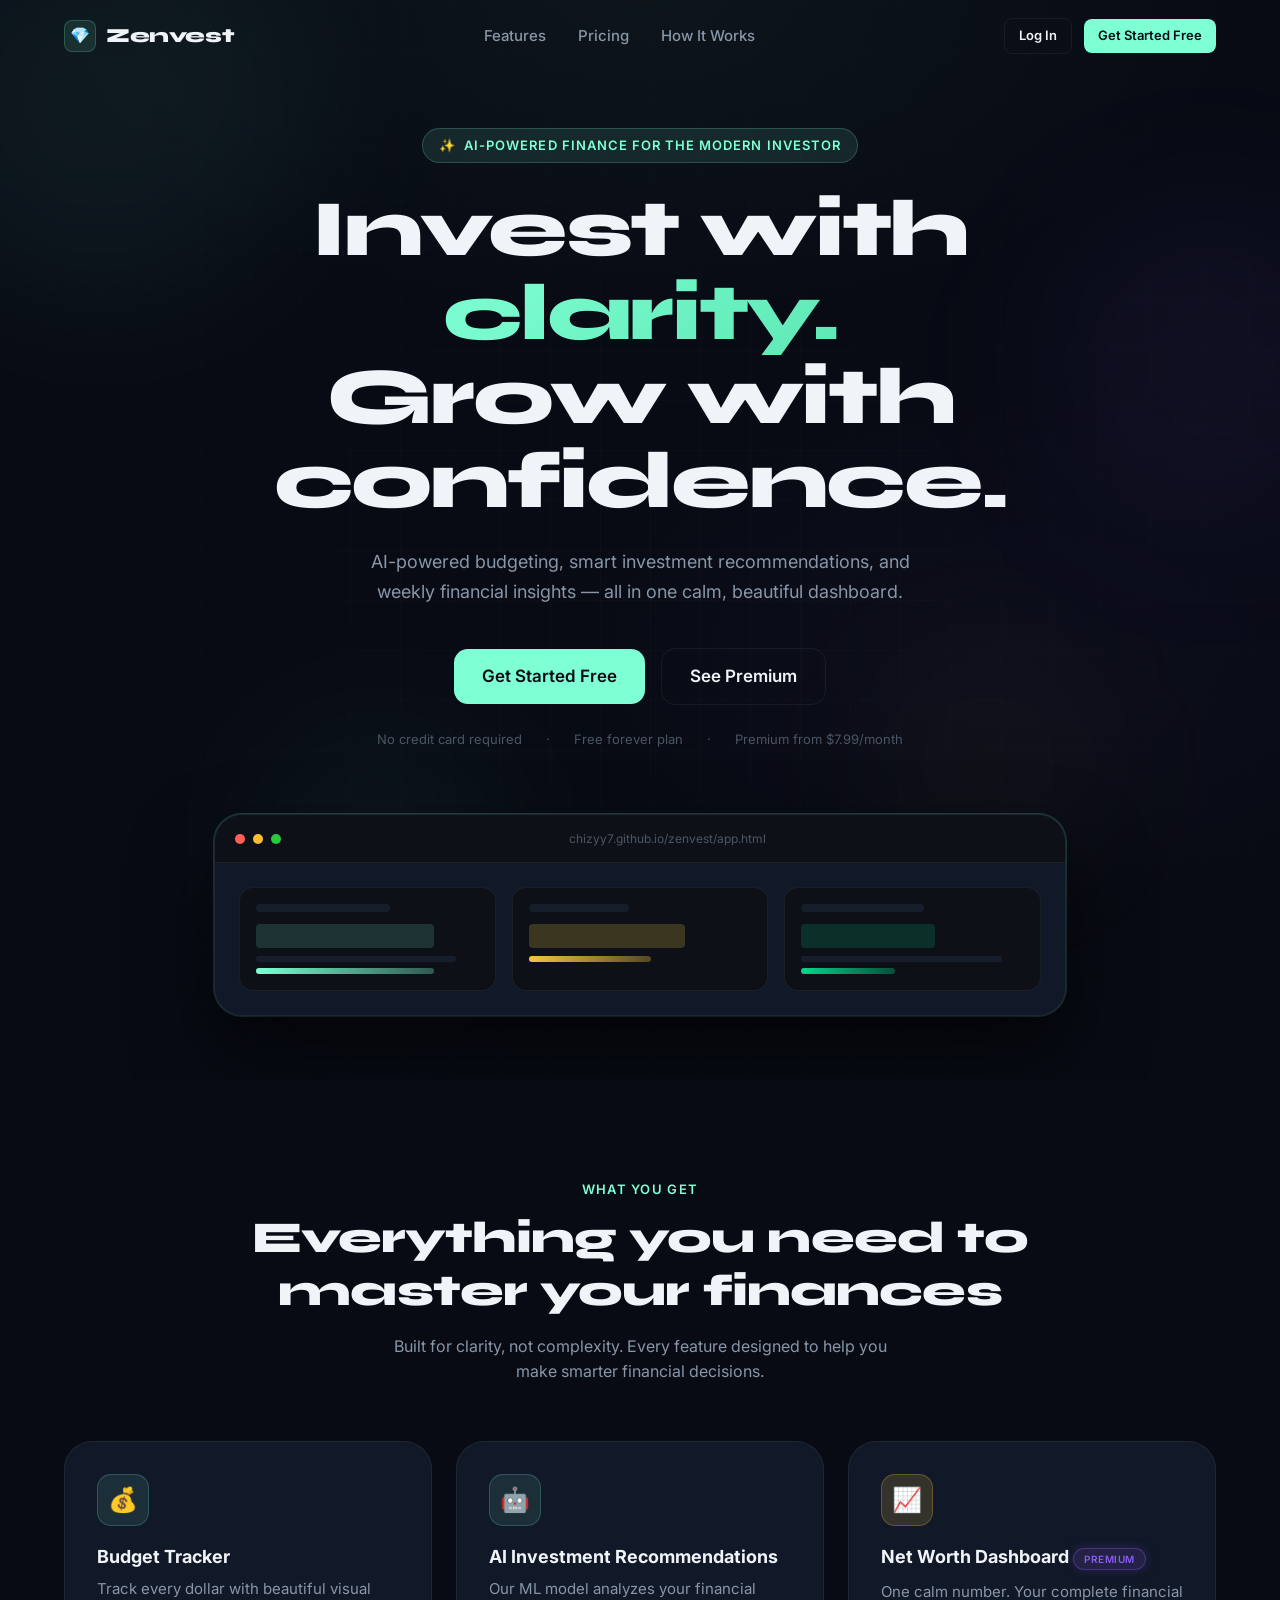
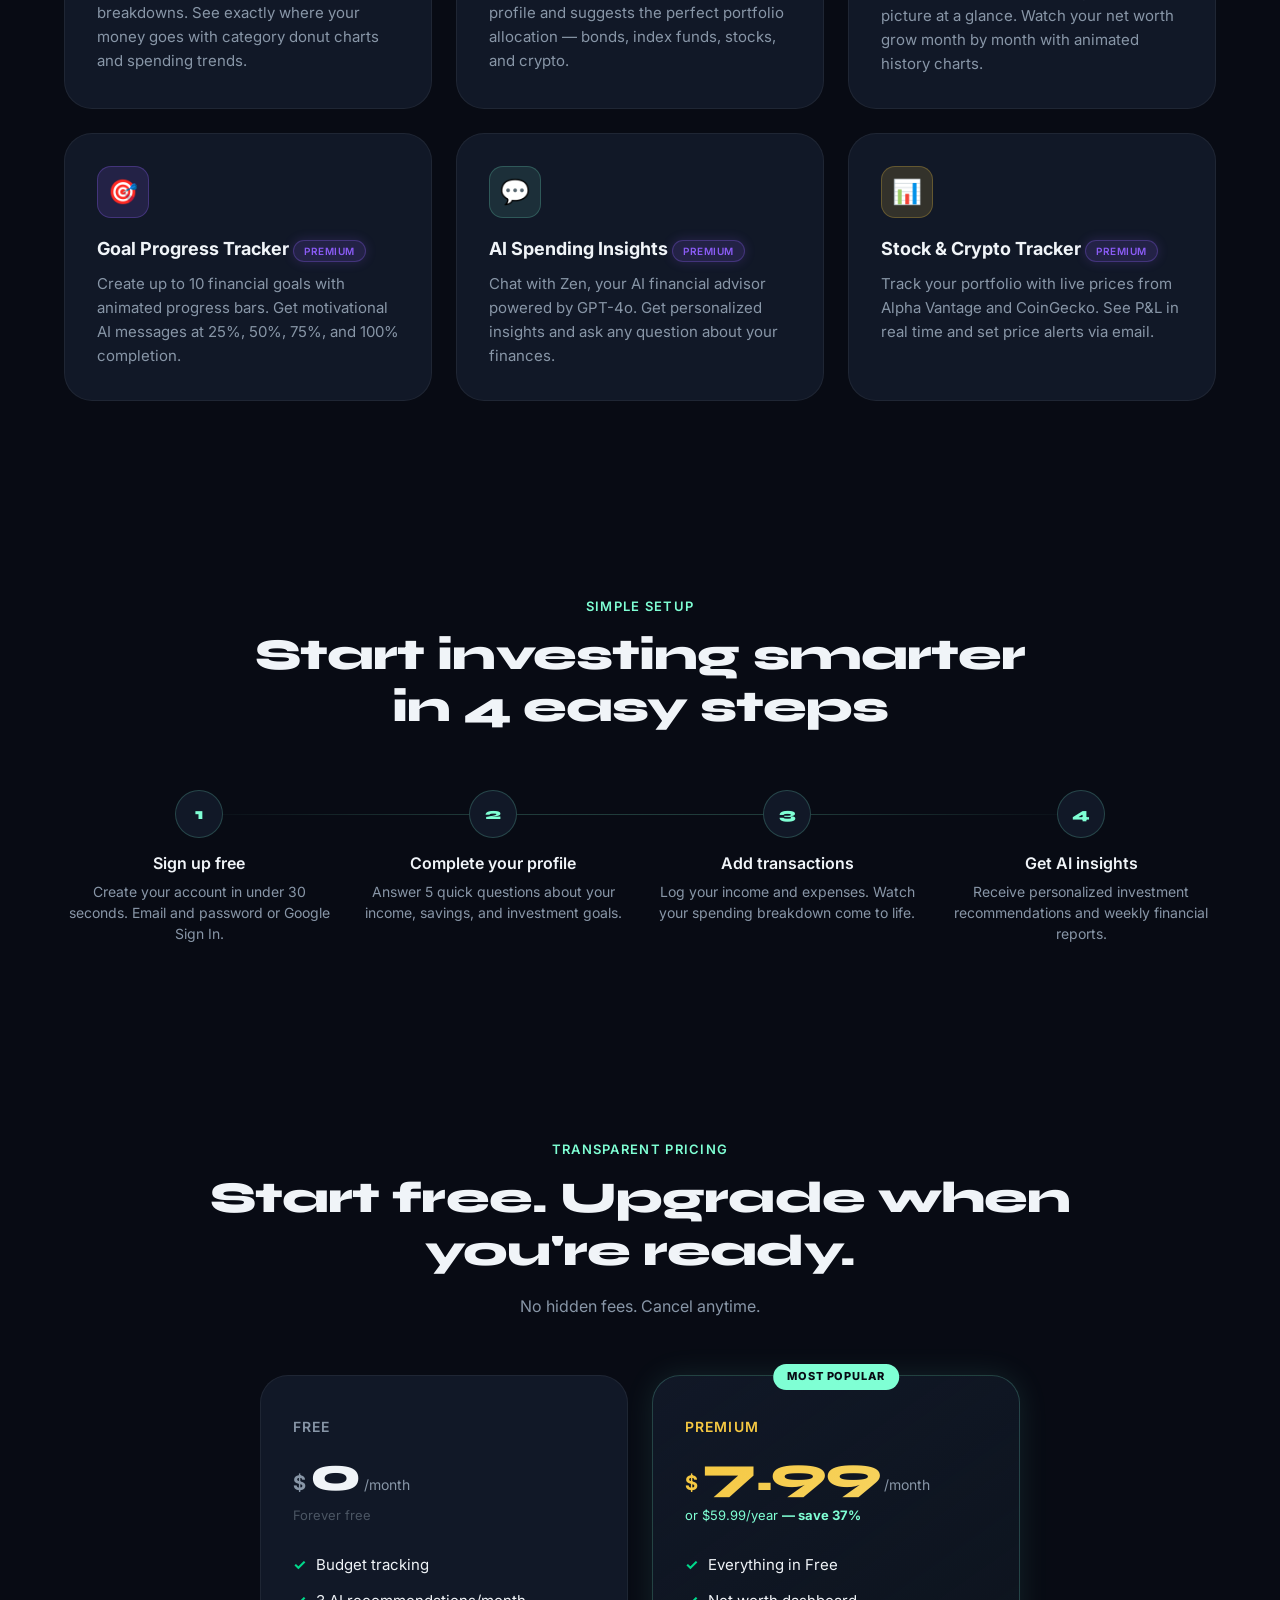
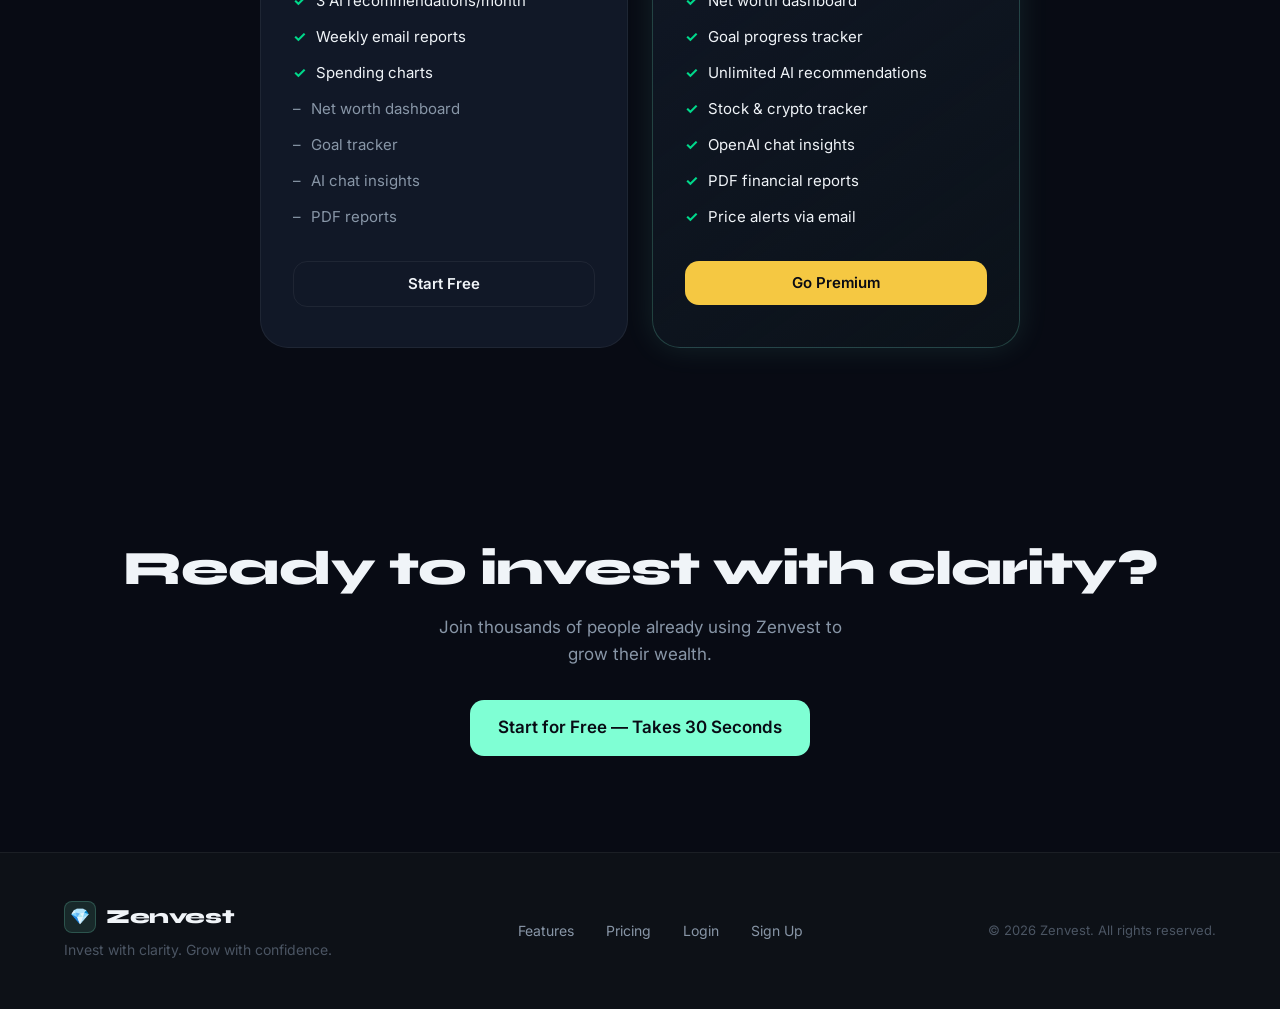
<file: index.html>
<!DOCTYPE html>
<html lang="en">
<head>
  <meta charset="UTF-8" />
  <meta name="viewport" content="width=device-width, initial-scale=1.0" />
  <meta name="description" content="Zenvest — AI-powered personal finance and investment platform. Track budgets, get smart investment recommendations, and grow your net worth with calm clarity." />
  <meta name="theme-color" content="#080B14" />
  <title>Zenvest 💎 — Invest with Clarity. Grow with Confidence.</title>

  <!-- Open Graph -->
  <meta property="og:title" content="Zenvest — AI-Powered Personal Finance" />
  <meta property="og:description" content="Smart budgeting, AI investment recommendations, and net worth tracking — all in one calm dashboard." />
  <meta property="og:type" content="website" />
  <meta property="og:url" content="https://chizyy7.github.io/zenvest/" />

  <!-- Stylesheets -->
  <link rel="stylesheet" href="assets/css/style.css" />
  <link rel="stylesheet" href="assets/css/components.css" />
  <link rel="stylesheet" href="assets/css/responsive.css" />

  <!-- Favicon -->
  <link rel="icon" href="data:image/svg+xml,<svg xmlns='http://www.w3.org/2000/svg' viewBox='0 0 32 32'><rect width='32' height='32' rx='8' fill='%230D1117'/><text x='50%25' y='56%25' text-anchor='middle' dominant-baseline='middle' font-size='18'>💎</text></svg>" />
</head>
<body>

<!-- ============================================================
     Navigation
     ============================================================ -->
<nav class="navbar" id="navbar" role="navigation" aria-label="Main navigation">
  <div class="container navbar-inner">
    <a href="/" class="navbar-logo" aria-label="Zenvest home">
      <div class="navbar-logo-mark" aria-hidden="true">💎</div>
      <span class="navbar-logo-text">Zenvest</span>
    </a>

    <div class="navbar-links" role="list">
      <a href="#features" class="navbar-link" role="listitem">Features</a>
      <a href="#pricing" class="navbar-link" role="listitem">Pricing</a>
      <a href="#how-it-works" class="navbar-link" role="listitem">How It Works</a>
    </div>

    <div class="navbar-actions">
      <a href="login.html" class="btn btn-ghost btn-sm">Log In</a>
      <a href="login.html#signup" class="btn btn-zen btn-sm">Get Started Free</a>
    </div>
  </div>
</nav>

<!-- ============================================================
     Hero Section
     ============================================================ -->
<main>
<section class="hero" aria-labelledby="hero-heading">
  <div class="hero-bg" aria-hidden="true"></div>
  <div class="hero-grid" aria-hidden="true"></div>

  <!-- Floating orbs -->
  <div class="orb orb-1" aria-hidden="true"></div>
  <div class="orb orb-2" aria-hidden="true"></div>
  <div class="orb orb-3" aria-hidden="true"></div>
  <div class="orb orb-4" aria-hidden="true"></div>

  <div class="hero-content">
    <div class="hero-eyebrow" aria-label="New">
      <span>✨</span>
      <span>AI-powered finance for the modern investor</span>
    </div>

    <h1 class="hero-headline font-display" id="hero-heading">
      Invest with<br />
      <span class="gradient-text-zen">clarity.</span><br />
      Grow with confidence.
    </h1>

    <p class="hero-sub">
      AI-powered budgeting, smart investment recommendations, and weekly financial
      insights — all in one calm, beautiful dashboard.
    </p>

    <div class="hero-cta-group">
      <a href="login.html" class="btn btn-zen btn-lg">
        Get Started Free
      </a>
      <a href="premium.html" class="btn btn-ghost btn-lg">
        See Premium
      </a>
    </div>

    <p class="hero-notes" aria-label="Plan details">
      <span>No credit card required</span>
      <span>Free forever plan</span>
      <span>Premium from $7.99/month</span>
    </p>
  </div>

  <!-- Dashboard Mockup -->
  <div class="hero-mockup container" aria-hidden="true" role="presentation">
    <div class="mockup-window">
      <div class="mockup-titlebar">
        <div class="mockup-dot red"></div>
        <div class="mockup-dot yellow"></div>
        <div class="mockup-dot green"></div>
        <div class="mockup-url">chizyy7.github.io/zenvest/app.html</div>
      </div>
      <div class="mockup-body">
        <div class="mock-stat-card">
          <div class="mock-label"></div>
          <div class="mock-value"></div>
          <div class="mock-chart-bar"></div>
          <div class="mock-chart-bar accent" style="margin-top:6px;width:80%"></div>
        </div>
        <div class="mock-stat-card">
          <div class="mock-label" style="width:45%"></div>
          <div class="mock-value" style="background:rgba(245,200,66,0.2);width:70%"></div>
          <div class="mock-chart-bar accent" style="background:linear-gradient(90deg,#F5C842,rgba(245,200,66,0.3));width:55%"></div>
        </div>
        <div class="mock-stat-card">
          <div class="mock-label" style="width:55%"></div>
          <div class="mock-value" style="background:rgba(0,217,139,0.15);width:60%"></div>
          <div class="mock-chart-bar"></div>
          <div class="mock-chart-bar accent" style="margin-top:6px;width:42%;background:linear-gradient(90deg,#00D98B,rgba(0,217,139,0.3))"></div>
        </div>
      </div>
    </div>
  </div>
</section>

<!-- ============================================================
     Features Section
     ============================================================ -->
<section id="features" class="features-section" aria-labelledby="features-heading">
  <div class="container">
    <div class="section-header">
      <span class="section-eyebrow">What you get</span>
      <h2 class="section-title-large font-display" id="features-heading">
        Everything you need to<br />master your finances
      </h2>
      <p class="section-desc">
        Built for clarity, not complexity. Every feature designed to help
        you make smarter financial decisions.
      </p>
    </div>

    <div class="features-grid">
      <article class="feature-card">
        <div class="feature-icon" aria-hidden="true">💰</div>
        <h3 class="feature-title">Budget Tracker</h3>
        <p class="feature-desc">
          Track every dollar with beautiful visual breakdowns. See exactly where
          your money goes with category donut charts and spending trends.
        </p>
      </article>

      <article class="feature-card">
        <div class="feature-icon" aria-hidden="true">🤖</div>
        <h3 class="feature-title">AI Investment Recommendations</h3>
        <p class="feature-desc">
          Our ML model analyzes your financial profile and suggests the perfect
          portfolio allocation — bonds, index funds, stocks, and crypto.
        </p>
      </article>

      <article class="feature-card">
        <div class="feature-icon gold" aria-hidden="true">📈</div>
        <h3 class="feature-title">Net Worth Dashboard <span class="badge badge-premium" style="font-size:0.625rem">Premium</span></h3>
        <p class="feature-desc">
          One calm number. Your complete financial picture at a glance.
          Watch your net worth grow month by month with animated history charts.
        </p>
      </article>

      <article class="feature-card">
        <div class="feature-icon purple" aria-hidden="true">🎯</div>
        <h3 class="feature-title">Goal Progress Tracker <span class="badge badge-premium" style="font-size:0.625rem">Premium</span></h3>
        <p class="feature-desc">
          Create up to 10 financial goals with animated progress bars. Get
          motivational AI messages at 25%, 50%, 75%, and 100% completion.
        </p>
      </article>

      <article class="feature-card">
        <div class="feature-icon" aria-hidden="true">💬</div>
        <h3 class="feature-title">AI Spending Insights <span class="badge badge-premium" style="font-size:0.625rem">Premium</span></h3>
        <p class="feature-desc">
          Chat with Zen, your AI financial advisor powered by GPT-4o.
          Get personalized insights and ask any question about your finances.
        </p>
      </article>

      <article class="feature-card">
        <div class="feature-icon gold" aria-hidden="true">📊</div>
        <h3 class="feature-title">Stock & Crypto Tracker <span class="badge badge-premium" style="font-size:0.625rem">Premium</span></h3>
        <p class="feature-desc">
          Track your portfolio with live prices from Alpha Vantage and CoinGecko.
          See P&amp;L in real time and set price alerts via email.
        </p>
      </article>
    </div>
  </div>
</section>

<!-- ============================================================
     How It Works Section
     ============================================================ -->
<section id="how-it-works" class="how-it-works" aria-labelledby="how-heading">
  <div class="container">
    <div class="section-header">
      <span class="section-eyebrow">Simple setup</span>
      <h2 class="section-title-large font-display" id="how-heading">
        Start investing smarter<br />in 4 easy steps
      </h2>
    </div>

    <div class="steps-grid">
      <div class="step-item">
        <div class="step-number" aria-label="Step 1">1</div>
        <h3 class="step-title">Sign up free</h3>
        <p class="step-desc">Create your account in under 30 seconds. Email and password or Google Sign In.</p>
      </div>

      <div class="step-item">
        <div class="step-number" aria-label="Step 2">2</div>
        <h3 class="step-title">Complete your profile</h3>
        <p class="step-desc">Answer 5 quick questions about your income, savings, and investment goals.</p>
      </div>

      <div class="step-item">
        <div class="step-number" aria-label="Step 3">3</div>
        <h3 class="step-title">Add transactions</h3>
        <p class="step-desc">Log your income and expenses. Watch your spending breakdown come to life.</p>
      </div>

      <div class="step-item">
        <div class="step-number" aria-label="Step 4">4</div>
        <h3 class="step-title">Get AI insights</h3>
        <p class="step-desc">Receive personalized investment recommendations and weekly financial reports.</p>
      </div>
    </div>
  </div>
</section>

<!-- ============================================================
     Pricing Section
     ============================================================ -->
<section id="pricing" class="pricing-section" aria-labelledby="pricing-heading">
  <div class="container">
    <div class="section-header">
      <span class="section-eyebrow">Transparent pricing</span>
      <h2 class="section-title-large font-display" id="pricing-heading">
        Start free. Upgrade when<br />you're ready.
      </h2>
      <p class="section-desc">
        No hidden fees. Cancel anytime.
      </p>
    </div>

    <div class="pricing-grid">
      <!-- Free Plan -->
      <div class="pricing-card">
        <p class="pricing-tier">Free</p>
        <div class="pricing-price">
          <span class="price-currency">$</span>
          <span class="price-amount">0</span>
          <span class="price-period">/month</span>
        </div>
        <p class="pricing-annual" style="color:var(--text-muted)">Forever free</p>

        <ul class="pricing-features" role="list">
          <li class="pricing-feature included" role="listitem"><span class="check" aria-hidden="true">✓</span> Budget tracking</li>
          <li class="pricing-feature included" role="listitem"><span class="check" aria-hidden="true">✓</span> 3 AI recommendations/month</li>
          <li class="pricing-feature included" role="listitem"><span class="check" aria-hidden="true">✓</span> Weekly email reports</li>
          <li class="pricing-feature included" role="listitem"><span class="check" aria-hidden="true">✓</span> Spending charts</li>
          <li class="pricing-feature" role="listitem"><span class="cross" aria-hidden="true">–</span> Net worth dashboard</li>
          <li class="pricing-feature" role="listitem"><span class="cross" aria-hidden="true">–</span> Goal tracker</li>
          <li class="pricing-feature" role="listitem"><span class="cross" aria-hidden="true">–</span> AI chat insights</li>
          <li class="pricing-feature" role="listitem"><span class="cross" aria-hidden="true">–</span> PDF reports</li>
        </ul>

        <a href="login.html#signup" class="btn btn-ghost" style="width:100%">Start Free</a>
      </div>

      <!-- Premium Plan -->
      <div class="pricing-card featured" aria-label="Recommended plan">
        <div class="pricing-badge" aria-label="Most popular plan">MOST POPULAR</div>
        <p class="pricing-tier" style="color:var(--color-gold)">Premium</p>
        <div class="pricing-price">
          <span class="price-currency" style="color:var(--color-gold)">$</span>
          <span class="price-amount gradient-text-gold">7.99</span>
          <span class="price-period">/month</span>
        </div>
        <p class="pricing-annual">or $59.99/year <strong>— save 37%</strong></p>

        <ul class="pricing-features" role="list">
          <li class="pricing-feature included" role="listitem"><span class="check" aria-hidden="true">✓</span> Everything in Free</li>
          <li class="pricing-feature included" role="listitem"><span class="check" aria-hidden="true">✓</span> Net worth dashboard</li>
          <li class="pricing-feature included" role="listitem"><span class="check" aria-hidden="true">✓</span> Goal progress tracker</li>
          <li class="pricing-feature included" role="listitem"><span class="check" aria-hidden="true">✓</span> Unlimited AI recommendations</li>
          <li class="pricing-feature included" role="listitem"><span class="check" aria-hidden="true">✓</span> Stock &amp; crypto tracker</li>
          <li class="pricing-feature included" role="listitem"><span class="check" aria-hidden="true">✓</span> OpenAI chat insights</li>
          <li class="pricing-feature included" role="listitem"><span class="check" aria-hidden="true">✓</span> PDF financial reports</li>
          <li class="pricing-feature included" role="listitem"><span class="check" aria-hidden="true">✓</span> Price alerts via email</li>
        </ul>

        <a href="login.html#signup" class="btn btn-gold" style="width:100%">Go Premium</a>
      </div>
    </div>
  </div>
</section>

<!-- ============================================================
     CTA Banner
     ============================================================ -->
<section style="padding:6rem 0;" aria-label="Call to action">
  <div class="container" style="text-align:center;">
    <h2 class="font-display" style="font-size:clamp(2rem,4vw,3rem);font-weight:800;letter-spacing:-0.02em;margin-bottom:1rem;">
      Ready to invest with clarity?
    </h2>
    <p style="font-size:1.0625rem;color:var(--text-secondary);margin-bottom:2rem;max-width:440px;margin-inline:auto;">
      Join thousands of people already using Zenvest to grow their wealth.
    </p>
    <a href="login.html#signup" class="btn btn-zen btn-lg">
      Start for Free — Takes 30 Seconds
    </a>
  </div>
</section>
</main>

<!-- ============================================================
     Footer
     ============================================================ -->
<footer class="footer" role="contentinfo">
  <div class="container footer-inner">
    <div>
      <a href="/" class="footer-logo" aria-label="Zenvest home">
        <div class="navbar-logo-mark" aria-hidden="true">💎</div>
        <span class="navbar-logo-text">Zenvest</span>
      </a>
      <p class="footer-tagline">Invest with clarity. Grow with confidence.</p>
    </div>

    <nav class="footer-links" aria-label="Footer navigation">
      <a href="#features" class="footer-link">Features</a>
      <a href="#pricing" class="footer-link">Pricing</a>
      <a href="login.html" class="footer-link">Login</a>
      <a href="login.html#signup" class="footer-link">Sign Up</a>
    </nav>

    <p class="footer-copy">
      &copy; <span id="copyright-year"></span> Zenvest. All rights reserved.
    </p>
  </div>
</footer>

<!-- Toast container -->
<div id="toast-container" role="region" aria-label="Notifications" aria-live="polite"></div>

<script>
  // Set copyright year
  document.getElementById('copyright-year').textContent = new Date().getFullYear();

  // Navbar scroll effect
  const navbar = document.getElementById('navbar');
  window.addEventListener('scroll', () => {
    navbar.classList.toggle('scrolled', window.scrollY > 40);
  }, { passive: true });
</script>
</body>
</html>
</file>
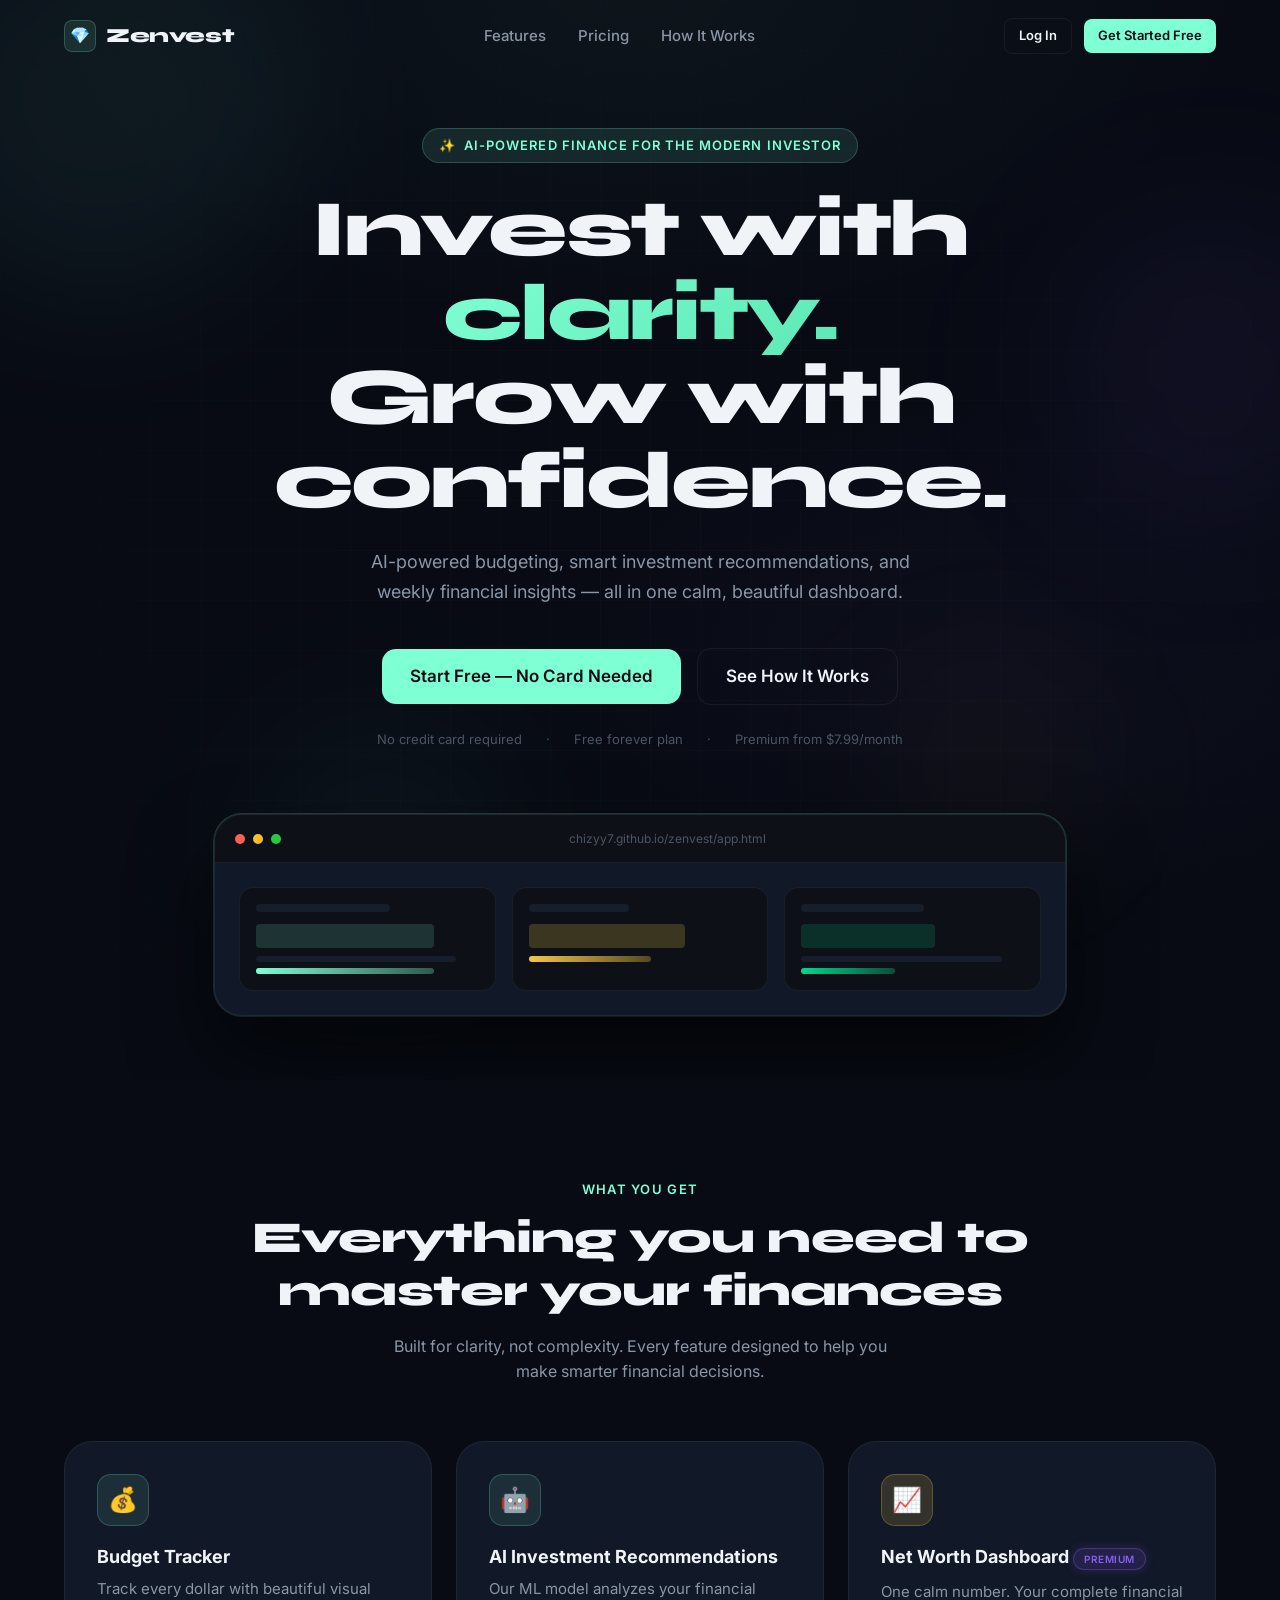
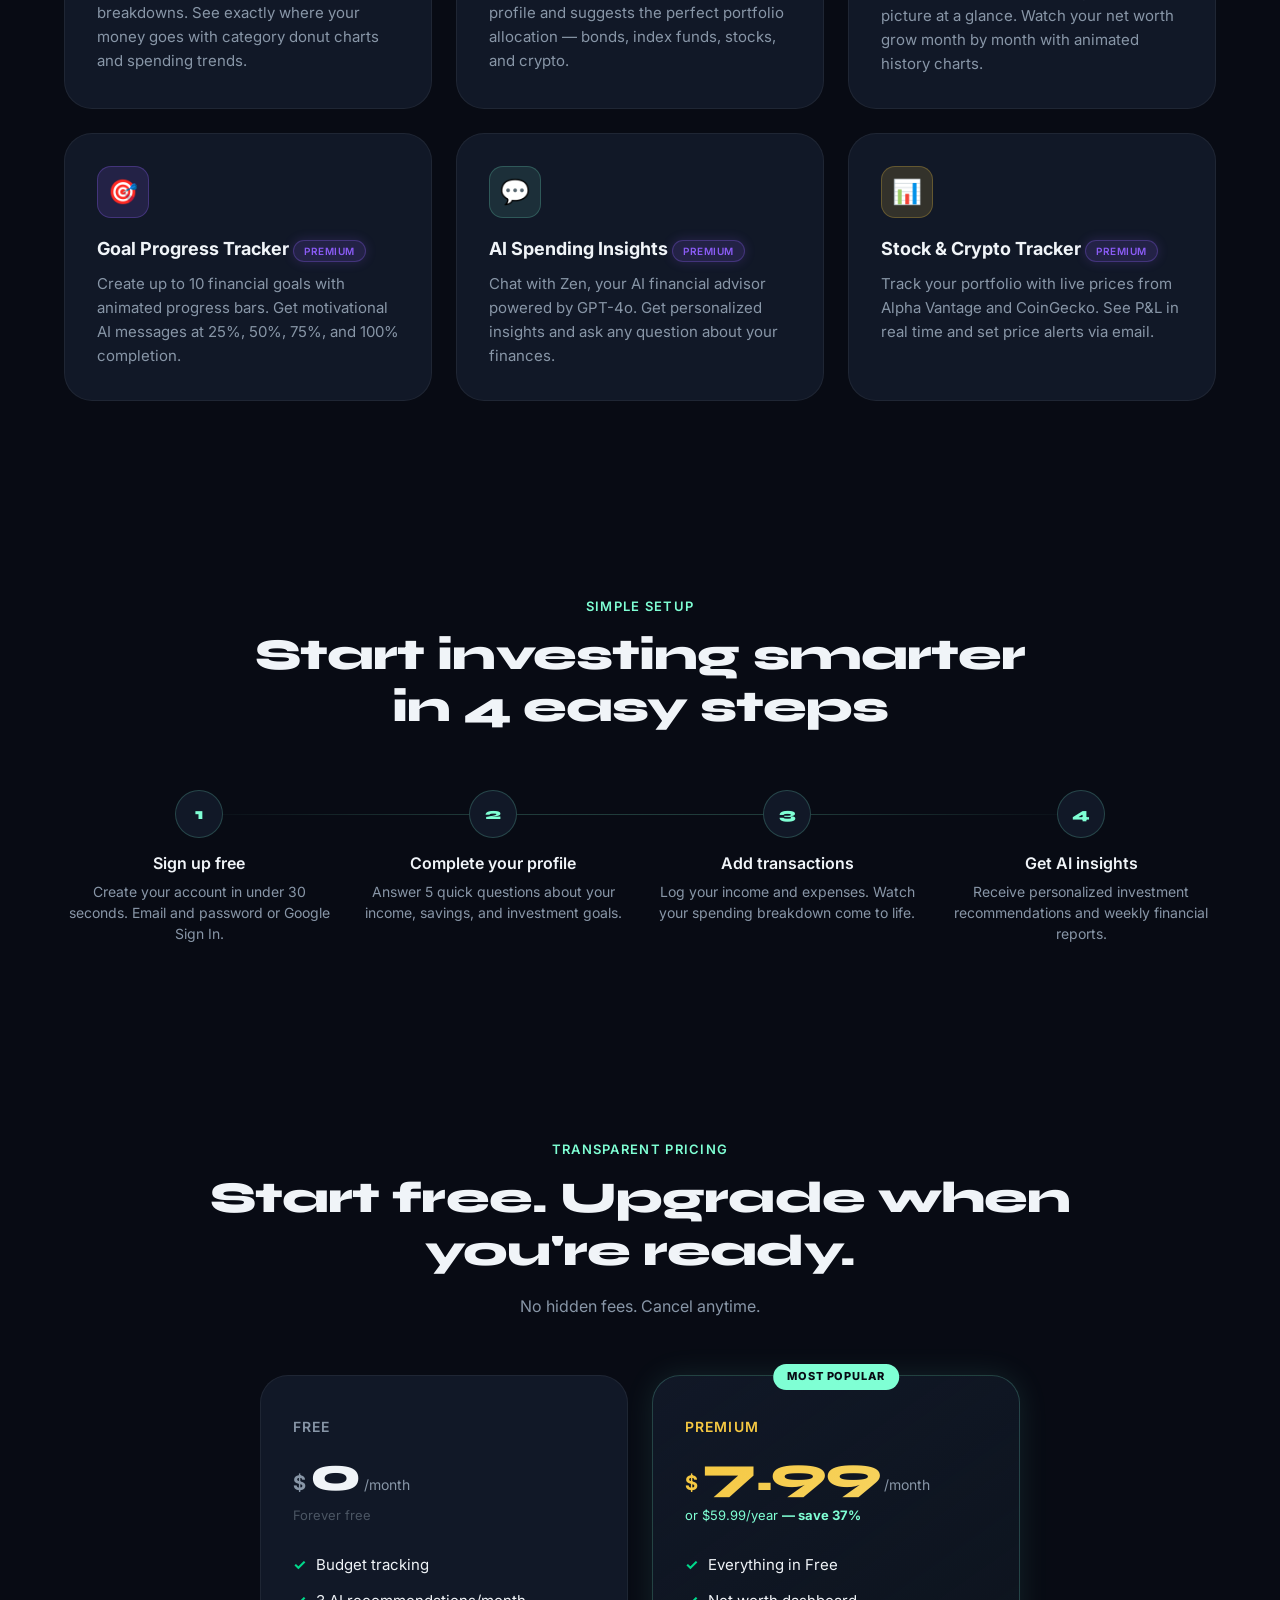
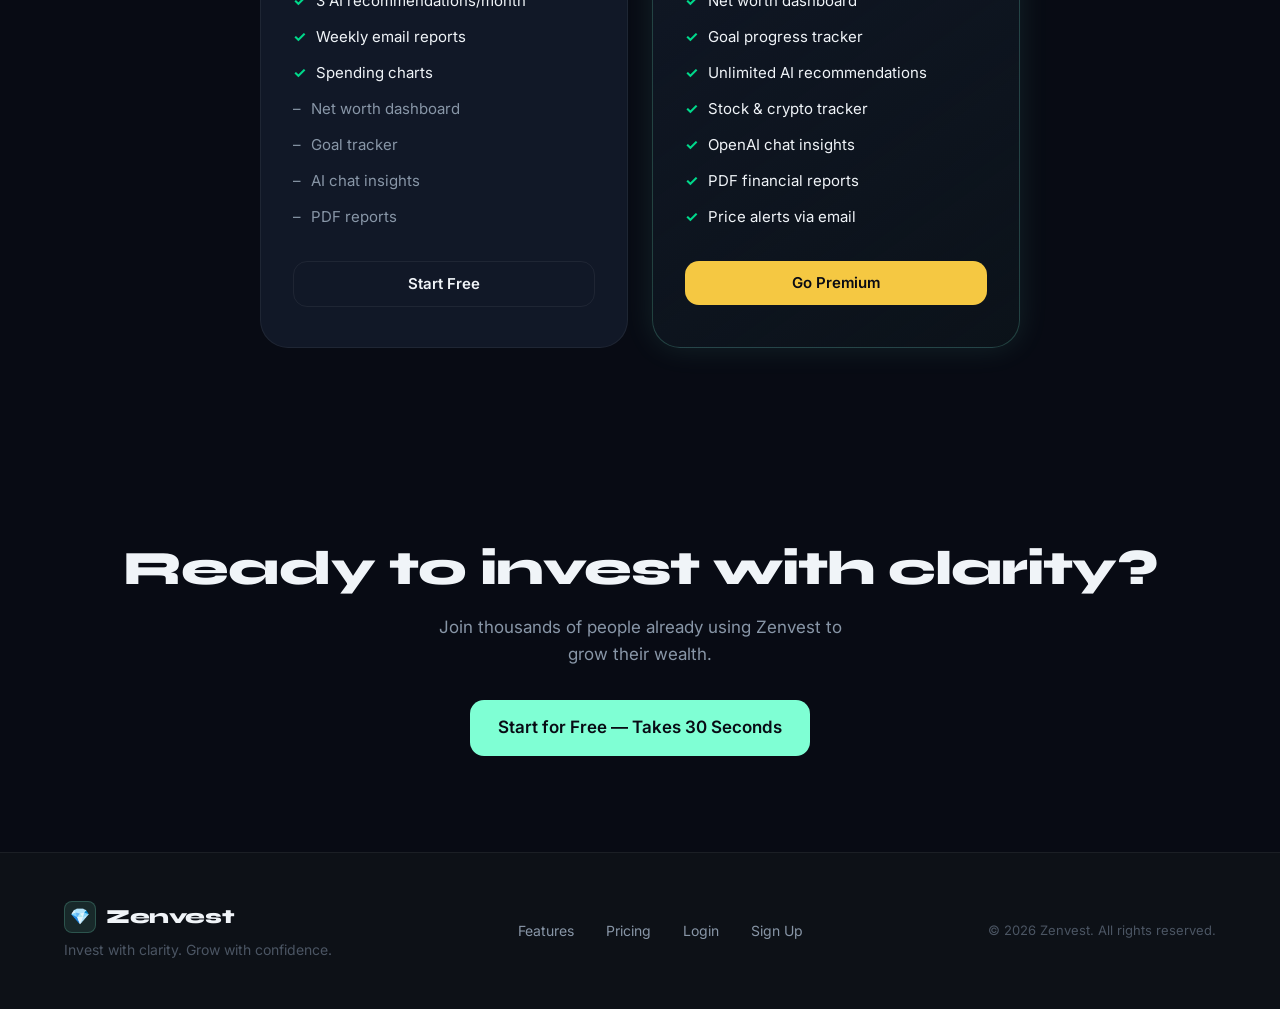
<file: frontend/index.html>
<!DOCTYPE html>
<html lang="en">
<head>
  <meta charset="UTF-8" />
  <meta name="viewport" content="width=device-width, initial-scale=1.0" />
  <meta name="description" content="Zenvest — AI-powered personal finance and investment platform. Track budgets, get smart investment recommendations, and grow your net worth with calm clarity." />
  <meta name="theme-color" content="#080B14" />
  <title>Zenvest 💎 — Invest with Clarity. Grow with Confidence.</title>

  <!-- Open Graph -->
  <meta property="og:title" content="Zenvest — AI-Powered Personal Finance" />
  <meta property="og:description" content="Smart budgeting, AI investment recommendations, and net worth tracking — all in one calm dashboard." />
  <meta property="og:type" content="website" />
  <meta property="og:url" content="https://chizyy7.github.io/zenvest/" />

  <!-- Stylesheets -->
  <link rel="stylesheet" href="assets/css/style.css" />
  <link rel="stylesheet" href="assets/css/components.css" />
  <link rel="stylesheet" href="assets/css/responsive.css" />

  <!-- Favicon -->
  <link rel="icon" href="data:image/svg+xml,<svg xmlns='http://www.w3.org/2000/svg' viewBox='0 0 32 32'><rect width='32' height='32' rx='8' fill='%230D1117'/><text x='50%25' y='56%25' text-anchor='middle' dominant-baseline='middle' font-size='18'>💎</text></svg>" />
</head>
<body>

<!-- ============================================================
     Navigation
     ============================================================ -->
<nav class="navbar" id="navbar" role="navigation" aria-label="Main navigation">
  <div class="container navbar-inner">
    <a href="/" class="navbar-logo" aria-label="Zenvest home">
      <div class="navbar-logo-mark" aria-hidden="true">💎</div>
      <span class="navbar-logo-text">Zenvest</span>
    </a>

    <div class="navbar-links" role="list">
      <a href="#features" class="navbar-link" role="listitem">Features</a>
      <a href="#pricing" class="navbar-link" role="listitem">Pricing</a>
      <a href="#how-it-works" class="navbar-link" role="listitem">How It Works</a>
    </div>

    <div class="navbar-actions">
      <a href="login.html" class="btn btn-ghost btn-sm">Log In</a>
      <a href="login.html#signup" class="btn btn-zen btn-sm">Get Started Free</a>
    </div>
  </div>
</nav>

<!-- ============================================================
     Hero Section
     ============================================================ -->
<main>
<section class="hero" aria-labelledby="hero-heading">
  <div class="hero-bg" aria-hidden="true"></div>
  <div class="hero-grid" aria-hidden="true"></div>

  <!-- Floating orbs -->
  <div class="orb orb-1" aria-hidden="true"></div>
  <div class="orb orb-2" aria-hidden="true"></div>
  <div class="orb orb-3" aria-hidden="true"></div>
  <div class="orb orb-4" aria-hidden="true"></div>

  <div class="hero-content">
    <div class="hero-eyebrow" aria-label="New">
      <span>✨</span>
      <span>AI-powered finance for the modern investor</span>
    </div>

    <h1 class="hero-headline font-display" id="hero-heading">
      Invest with<br />
      <span class="gradient-text-zen">clarity.</span><br />
      Grow with confidence.
    </h1>

    <p class="hero-sub">
      AI-powered budgeting, smart investment recommendations, and weekly financial
      insights — all in one calm, beautiful dashboard.
    </p>

    <div class="hero-cta-group">
      <a href="login.html#signup" class="btn btn-zen btn-lg">
        Start Free — No Card Needed
      </a>
      <a href="#how-it-works" class="btn btn-ghost btn-lg">
        See How It Works
      </a>
    </div>

    <p class="hero-notes" aria-label="Plan details">
      <span>No credit card required</span>
      <span>Free forever plan</span>
      <span>Premium from $7.99/month</span>
    </p>
  </div>

  <!-- Dashboard Mockup -->
  <div class="hero-mockup container" aria-hidden="true" role="presentation">
    <div class="mockup-window">
      <div class="mockup-titlebar">
        <div class="mockup-dot red"></div>
        <div class="mockup-dot yellow"></div>
        <div class="mockup-dot green"></div>
        <div class="mockup-url">chizyy7.github.io/zenvest/app.html</div>
      </div>
      <div class="mockup-body">
        <div class="mock-stat-card">
          <div class="mock-label"></div>
          <div class="mock-value"></div>
          <div class="mock-chart-bar"></div>
          <div class="mock-chart-bar accent" style="margin-top:6px;width:80%"></div>
        </div>
        <div class="mock-stat-card">
          <div class="mock-label" style="width:45%"></div>
          <div class="mock-value" style="background:rgba(245,200,66,0.2);width:70%"></div>
          <div class="mock-chart-bar accent" style="background:linear-gradient(90deg,#F5C842,rgba(245,200,66,0.3));width:55%"></div>
        </div>
        <div class="mock-stat-card">
          <div class="mock-label" style="width:55%"></div>
          <div class="mock-value" style="background:rgba(0,217,139,0.15);width:60%"></div>
          <div class="mock-chart-bar"></div>
          <div class="mock-chart-bar accent" style="margin-top:6px;width:42%;background:linear-gradient(90deg,#00D98B,rgba(0,217,139,0.3))"></div>
        </div>
      </div>
    </div>
  </div>
</section>

<!-- ============================================================
     Features Section
     ============================================================ -->
<section id="features" class="features-section" aria-labelledby="features-heading">
  <div class="container">
    <div class="section-header">
      <span class="section-eyebrow">What you get</span>
      <h2 class="section-title-large font-display" id="features-heading">
        Everything you need to<br />master your finances
      </h2>
      <p class="section-desc">
        Built for clarity, not complexity. Every feature designed to help
        you make smarter financial decisions.
      </p>
    </div>

    <div class="features-grid">
      <article class="feature-card">
        <div class="feature-icon" aria-hidden="true">💰</div>
        <h3 class="feature-title">Budget Tracker</h3>
        <p class="feature-desc">
          Track every dollar with beautiful visual breakdowns. See exactly where
          your money goes with category donut charts and spending trends.
        </p>
      </article>

      <article class="feature-card">
        <div class="feature-icon" aria-hidden="true">🤖</div>
        <h3 class="feature-title">AI Investment Recommendations</h3>
        <p class="feature-desc">
          Our ML model analyzes your financial profile and suggests the perfect
          portfolio allocation — bonds, index funds, stocks, and crypto.
        </p>
      </article>

      <article class="feature-card">
        <div class="feature-icon gold" aria-hidden="true">📈</div>
        <h3 class="feature-title">Net Worth Dashboard <span class="badge badge-premium" style="font-size:0.625rem">Premium</span></h3>
        <p class="feature-desc">
          One calm number. Your complete financial picture at a glance.
          Watch your net worth grow month by month with animated history charts.
        </p>
      </article>

      <article class="feature-card">
        <div class="feature-icon purple" aria-hidden="true">🎯</div>
        <h3 class="feature-title">Goal Progress Tracker <span class="badge badge-premium" style="font-size:0.625rem">Premium</span></h3>
        <p class="feature-desc">
          Create up to 10 financial goals with animated progress bars. Get
          motivational AI messages at 25%, 50%, 75%, and 100% completion.
        </p>
      </article>

      <article class="feature-card">
        <div class="feature-icon" aria-hidden="true">💬</div>
        <h3 class="feature-title">AI Spending Insights <span class="badge badge-premium" style="font-size:0.625rem">Premium</span></h3>
        <p class="feature-desc">
          Chat with Zen, your AI financial advisor powered by GPT-4o.
          Get personalized insights and ask any question about your finances.
        </p>
      </article>

      <article class="feature-card">
        <div class="feature-icon gold" aria-hidden="true">📊</div>
        <h3 class="feature-title">Stock & Crypto Tracker <span class="badge badge-premium" style="font-size:0.625rem">Premium</span></h3>
        <p class="feature-desc">
          Track your portfolio with live prices from Alpha Vantage and CoinGecko.
          See P&amp;L in real time and set price alerts via email.
        </p>
      </article>
    </div>
  </div>
</section>

<!-- ============================================================
     How It Works Section
     ============================================================ -->
<section id="how-it-works" class="how-it-works" aria-labelledby="how-heading">
  <div class="container">
    <div class="section-header">
      <span class="section-eyebrow">Simple setup</span>
      <h2 class="section-title-large font-display" id="how-heading">
        Start investing smarter<br />in 4 easy steps
      </h2>
    </div>

    <div class="steps-grid">
      <div class="step-item">
        <div class="step-number" aria-label="Step 1">1</div>
        <h3 class="step-title">Sign up free</h3>
        <p class="step-desc">Create your account in under 30 seconds. Email and password or Google Sign In.</p>
      </div>

      <div class="step-item">
        <div class="step-number" aria-label="Step 2">2</div>
        <h3 class="step-title">Complete your profile</h3>
        <p class="step-desc">Answer 5 quick questions about your income, savings, and investment goals.</p>
      </div>

      <div class="step-item">
        <div class="step-number" aria-label="Step 3">3</div>
        <h3 class="step-title">Add transactions</h3>
        <p class="step-desc">Log your income and expenses. Watch your spending breakdown come to life.</p>
      </div>

      <div class="step-item">
        <div class="step-number" aria-label="Step 4">4</div>
        <h3 class="step-title">Get AI insights</h3>
        <p class="step-desc">Receive personalized investment recommendations and weekly financial reports.</p>
      </div>
    </div>
  </div>
</section>

<!-- ============================================================
     Pricing Section
     ============================================================ -->
<section id="pricing" class="pricing-section" aria-labelledby="pricing-heading">
  <div class="container">
    <div class="section-header">
      <span class="section-eyebrow">Transparent pricing</span>
      <h2 class="section-title-large font-display" id="pricing-heading">
        Start free. Upgrade when<br />you're ready.
      </h2>
      <p class="section-desc">
        No hidden fees. Cancel anytime.
      </p>
    </div>

    <div class="pricing-grid">
      <!-- Free Plan -->
      <div class="pricing-card">
        <p class="pricing-tier">Free</p>
        <div class="pricing-price">
          <span class="price-currency">$</span>
          <span class="price-amount">0</span>
          <span class="price-period">/month</span>
        </div>
        <p class="pricing-annual" style="color:var(--text-muted)">Forever free</p>

        <ul class="pricing-features" role="list">
          <li class="pricing-feature included" role="listitem"><span class="check" aria-hidden="true">✓</span> Budget tracking</li>
          <li class="pricing-feature included" role="listitem"><span class="check" aria-hidden="true">✓</span> 3 AI recommendations/month</li>
          <li class="pricing-feature included" role="listitem"><span class="check" aria-hidden="true">✓</span> Weekly email reports</li>
          <li class="pricing-feature included" role="listitem"><span class="check" aria-hidden="true">✓</span> Spending charts</li>
          <li class="pricing-feature" role="listitem"><span class="cross" aria-hidden="true">–</span> Net worth dashboard</li>
          <li class="pricing-feature" role="listitem"><span class="cross" aria-hidden="true">–</span> Goal tracker</li>
          <li class="pricing-feature" role="listitem"><span class="cross" aria-hidden="true">–</span> AI chat insights</li>
          <li class="pricing-feature" role="listitem"><span class="cross" aria-hidden="true">–</span> PDF reports</li>
        </ul>

        <a href="login.html#signup" class="btn btn-ghost" style="width:100%">Start Free</a>
      </div>

      <!-- Premium Plan -->
      <div class="pricing-card featured" aria-label="Recommended plan">
        <div class="pricing-badge" aria-label="Most popular plan">MOST POPULAR</div>
        <p class="pricing-tier" style="color:var(--color-gold)">Premium</p>
        <div class="pricing-price">
          <span class="price-currency" style="color:var(--color-gold)">$</span>
          <span class="price-amount gradient-text-gold">7.99</span>
          <span class="price-period">/month</span>
        </div>
        <p class="pricing-annual">or $59.99/year <strong>— save 37%</strong></p>

        <ul class="pricing-features" role="list">
          <li class="pricing-feature included" role="listitem"><span class="check" aria-hidden="true">✓</span> Everything in Free</li>
          <li class="pricing-feature included" role="listitem"><span class="check" aria-hidden="true">✓</span> Net worth dashboard</li>
          <li class="pricing-feature included" role="listitem"><span class="check" aria-hidden="true">✓</span> Goal progress tracker</li>
          <li class="pricing-feature included" role="listitem"><span class="check" aria-hidden="true">✓</span> Unlimited AI recommendations</li>
          <li class="pricing-feature included" role="listitem"><span class="check" aria-hidden="true">✓</span> Stock &amp; crypto tracker</li>
          <li class="pricing-feature included" role="listitem"><span class="check" aria-hidden="true">✓</span> OpenAI chat insights</li>
          <li class="pricing-feature included" role="listitem"><span class="check" aria-hidden="true">✓</span> PDF financial reports</li>
          <li class="pricing-feature included" role="listitem"><span class="check" aria-hidden="true">✓</span> Price alerts via email</li>
        </ul>

        <a href="login.html#signup" class="btn btn-gold" style="width:100%">Go Premium</a>
      </div>
    </div>
  </div>
</section>

<!-- ============================================================
     CTA Banner
     ============================================================ -->
<section style="padding:6rem 0;" aria-label="Call to action">
  <div class="container" style="text-align:center;">
    <h2 class="font-display" style="font-size:clamp(2rem,4vw,3rem);font-weight:800;letter-spacing:-0.02em;margin-bottom:1rem;">
      Ready to invest with clarity?
    </h2>
    <p style="font-size:1.0625rem;color:var(--text-secondary);margin-bottom:2rem;max-width:440px;margin-inline:auto;">
      Join thousands of people already using Zenvest to grow their wealth.
    </p>
    <a href="login.html#signup" class="btn btn-zen btn-lg">
      Start for Free — Takes 30 Seconds
    </a>
  </div>
</section>
</main>

<!-- ============================================================
     Footer
     ============================================================ -->
<footer class="footer" role="contentinfo">
  <div class="container footer-inner">
    <div>
      <a href="/" class="footer-logo" aria-label="Zenvest home">
        <div class="navbar-logo-mark" aria-hidden="true">💎</div>
        <span class="navbar-logo-text">Zenvest</span>
      </a>
      <p class="footer-tagline">Invest with clarity. Grow with confidence.</p>
    </div>

    <nav class="footer-links" aria-label="Footer navigation">
      <a href="#features" class="footer-link">Features</a>
      <a href="#pricing" class="footer-link">Pricing</a>
      <a href="login.html" class="footer-link">Login</a>
      <a href="login.html#signup" class="footer-link">Sign Up</a>
    </nav>

    <p class="footer-copy">
      &copy; <span id="copyright-year"></span> Zenvest. All rights reserved.
    </p>
  </div>
</footer>

<!-- Toast container -->
<div id="toast-container" role="region" aria-label="Notifications" aria-live="polite"></div>

<script>
  // Set copyright year
  document.getElementById('copyright-year').textContent = new Date().getFullYear();

  // Navbar scroll effect
  const navbar = document.getElementById('navbar');
  window.addEventListener('scroll', () => {
    navbar.classList.toggle('scrolled', window.scrollY > 40);
  }, { passive: true });
</script>
</body>
</html>
</file>
<file: assets/css/style.css>
/* ============================================================
   Zenvest Design System — style.css
   Global tokens, resets, and utility components
   ============================================================ */

@import url('https://fonts.googleapis.com/css2?family=Inter:wght@400;500;600;700&family=Syne:wght@700;800&display=swap');

/* ============================================================
   1. CSS Custom Properties (Design Tokens)
   ============================================================ */
:root {
  /* Backgrounds */
  --bg-primary:    #080B14;
  --bg-surface:    #0D1117;
  --bg-card:       #111827;
  --bg-card-hover: #1A2332;
  --bg-input:      #161D2B;

  /* Brand Colors */
  --color-zen:     #7FFFD4;
  --color-zen-dim: rgba(127, 255, 212, 0.1);
  --color-zen-20:  rgba(127, 255, 212, 0.2);
  --color-gold:    #F5C842;
  --color-gold-dim:rgba(245, 200, 66, 0.15);
  --color-profit:  #00D98B;
  --color-loss:    #FF4D6D;
  --color-purple:  #8B5CF6;
  --color-purple-dim: rgba(139, 92, 246, 0.15);

  /* Text */
  --text-primary:   #F0F4F8;
  --text-secondary: #8896A7;
  --text-muted:     #4B5563;

  /* Borders */
  --border:      rgba(255, 255, 255, 0.06);
  --border-zen:  rgba(127, 255, 212, 0.2);
  --border-gold: rgba(245, 200, 66, 0.25);

  /* Shadows */
  --shadow-card: 0 4px 24px rgba(0, 0, 0, 0.4);
  --shadow-zen:  0 0 30px rgba(127, 255, 212, 0.1);
  --shadow-gold: 0 0 30px rgba(245, 200, 66, 0.15);
  --shadow-lg:   0 8px 40px rgba(0, 0, 0, 0.5);

  /* Spacing */
  --radius-sm: 8px;
  --radius-md: 14px;
  --radius-lg: 20px;
  --radius-xl: 28px;

  /* Typography */
  --font-sans:    'Inter', system-ui, -apple-system, sans-serif;
  --font-display: 'Syne', 'Inter', sans-serif;

  /* Transitions */
  --transition: 0.2s cubic-bezier(0.4, 0, 0.2, 1);
  --transition-slow: 0.4s cubic-bezier(0.4, 0, 0.2, 1);
}

/* ============================================================
   2. Global Reset & Base
   ============================================================ */
*, *::before, *::after {
  box-sizing: border-box;
  margin: 0;
  padding: 0;
}

html {
  font-size: 16px;
  -webkit-text-size-adjust: 100%;
  scroll-behavior: smooth;
}

body {
  font-family: var(--font-sans);
  background-color: var(--bg-primary);
  color: var(--text-primary);
  line-height: 1.6;
  min-height: 100vh;
  -webkit-font-smoothing: antialiased;
  -moz-osx-font-smoothing: grayscale;
}

a {
  color: var(--color-zen);
  text-decoration: none;
  transition: opacity var(--transition);
}

a:hover {
  opacity: 0.8;
}

img, svg {
  max-width: 100%;
  height: auto;
  display: block;
}

ul, ol {
  list-style: none;
}

button {
  cursor: pointer;
  font-family: var(--font-sans);
  border: none;
  outline: none;
}

input, select, textarea {
  font-family: var(--font-sans);
  outline: none;
}

h1, h2, h3, h4, h5, h6 {
  line-height: 1.2;
  font-weight: 700;
}

/* ============================================================
   3. Custom Scrollbar
   ============================================================ */
::-webkit-scrollbar {
  width: 6px;
  height: 6px;
}

::-webkit-scrollbar-track {
  background: var(--bg-surface);
}

::-webkit-scrollbar-thumb {
  background: rgba(127, 255, 212, 0.2);
  border-radius: 3px;
}

::-webkit-scrollbar-thumb:hover {
  background: rgba(127, 255, 212, 0.4);
}

/* ============================================================
   4. Typography Utilities
   ============================================================ */
.font-display {
  font-family: var(--font-display);
}

.text-zen   { color: var(--color-zen); }
.text-gold  { color: var(--color-gold); }
.text-profit{ color: var(--color-profit); }
.text-loss  { color: var(--color-loss); }
.text-muted { color: var(--text-muted); }
.text-secondary { color: var(--text-secondary); }

.text-sm   { font-size: 0.875rem; }
.text-xs   { font-size: 0.75rem; }
.text-lg   { font-size: 1.125rem; }
.text-xl   { font-size: 1.25rem; }
.text-2xl  { font-size: 1.5rem; }
.text-3xl  { font-size: 1.875rem; }

.font-medium  { font-weight: 500; }
.font-semibold{ font-weight: 600; }
.font-bold    { font-weight: 700; }

/* ============================================================
   5. Layout Utilities
   ============================================================ */
.flex { display: flex; }
.flex-col { flex-direction: column; }
.items-center { align-items: center; }
.justify-center { justify-content: center; }
.justify-between { justify-content: space-between; }
.gap-4 { gap: 1rem; }
.gap-2 { gap: 0.5rem; }
.gap-3 { gap: 0.75rem; }
.gap-6 { gap: 1.5rem; }

.container {
  width: 100%;
  max-width: 1200px;
  margin: 0 auto;
  padding: 0 1.5rem;
}

.sr-only {
  position: absolute;
  width: 1px;
  height: 1px;
  padding: 0;
  margin: -1px;
  overflow: hidden;
  clip: rect(0, 0, 0, 0);
  white-space: nowrap;
  border: 0;
}

/* ============================================================
   6. Card Component
   ============================================================ */
.card {
  background: var(--bg-card);
  border: 1px solid var(--border);
  border-radius: var(--radius-lg);
  padding: 1.5rem;
  box-shadow: var(--shadow-card);
  transition: background var(--transition), border-color var(--transition);
}

.card:hover {
  background: var(--bg-card-hover);
}

.card-zen {
  border-color: var(--border-zen);
  box-shadow: var(--shadow-card), var(--shadow-zen);
}

.card-gold {
  border-color: var(--border-gold);
  box-shadow: var(--shadow-card), var(--shadow-gold);
}

/* ============================================================
   7. Button Variants
   ============================================================ */
.btn {
  display: inline-flex;
  align-items: center;
  justify-content: center;
  gap: 0.5rem;
  padding: 0.625rem 1.25rem;
  border-radius: var(--radius-md);
  font-size: 0.9375rem;
  font-weight: 600;
  transition: all var(--transition);
  white-space: nowrap;
  border: none;
}

.btn:disabled {
  opacity: 0.5;
  cursor: not-allowed;
}

/* Aquamarine primary */
.btn-zen {
  background: var(--color-zen);
  color: #080B14;
}

.btn-zen:hover:not(:disabled) {
  background: #6af0c3;
  box-shadow: 0 0 20px rgba(127, 255, 212, 0.3);
  transform: translateY(-1px);
}

/* Gold premium */
.btn-gold {
  background: var(--color-gold);
  color: #080B14;
}

.btn-gold:hover:not(:disabled) {
  background: #f7d35e;
  box-shadow: 0 0 20px rgba(245, 200, 66, 0.3);
  transform: translateY(-1px);
}

/* Ghost transparent */
.btn-ghost {
  background: transparent;
  color: var(--text-primary);
  border: 1px solid var(--border);
}

.btn-ghost:hover:not(:disabled) {
  background: var(--bg-card);
  border-color: var(--border-zen);
  color: var(--color-zen);
}

/* Outlined zen */
.btn-outline-zen {
  background: transparent;
  color: var(--color-zen);
  border: 1px solid var(--border-zen);
}

.btn-outline-zen:hover:not(:disabled) {
  background: var(--color-zen-dim);
  box-shadow: 0 0 15px rgba(127, 255, 212, 0.15);
}

/* Danger */
.btn-danger {
  background: rgba(255, 77, 109, 0.15);
  color: var(--color-loss);
  border: 1px solid rgba(255, 77, 109, 0.2);
}

.btn-danger:hover:not(:disabled) {
  background: rgba(255, 77, 109, 0.25);
}

/* Sizes */
.btn-sm {
  padding: 0.4rem 0.875rem;
  font-size: 0.8125rem;
  border-radius: var(--radius-sm);
}

.btn-lg {
  padding: 0.875rem 1.75rem;
  font-size: 1.0625rem;
}

.btn-icon {
  width: 2.25rem;
  height: 2.25rem;
  padding: 0;
  border-radius: var(--radius-sm);
}

/* ============================================================
   8. Input / Form Styles
   ============================================================ */
.form-group {
  display: flex;
  flex-direction: column;
  gap: 0.375rem;
}

.form-label {
  font-size: 0.875rem;
  font-weight: 500;
  color: var(--text-secondary);
}

.form-input,
.form-select,
.form-textarea {
  width: 100%;
  background: var(--bg-input);
  border: 1px solid var(--border);
  border-radius: var(--radius-md);
  padding: 0.75rem 1rem;
  color: var(--text-primary);
  font-size: 0.9375rem;
  transition: border-color var(--transition), box-shadow var(--transition);
}

.form-input:focus,
.form-select:focus,
.form-textarea:focus {
  border-color: var(--border-zen);
  box-shadow: 0 0 0 3px var(--color-zen-dim);
}

.form-input::placeholder,
.form-textarea::placeholder {
  color: var(--text-muted);
}

.form-select {
  cursor: pointer;
  appearance: none;
  background-image: url("data:image/svg+xml,%3Csvg xmlns='http://www.w3.org/2000/svg' width='12' height='8' viewBox='0 0 12 8'%3E%3Cpath d='M1 1l5 5 5-5' stroke='%238896A7' stroke-width='1.5' fill='none' stroke-linecap='round' stroke-linejoin='round'/%3E%3C/svg%3E");
  background-repeat: no-repeat;
  background-position: right 1rem center;
  padding-right: 2.5rem;
}

.form-textarea {
  resize: vertical;
  min-height: 100px;
}

/* ============================================================
   9. Badge Styles
   ============================================================ */
.badge {
  display: inline-flex;
  align-items: center;
  gap: 0.25rem;
  padding: 0.25rem 0.625rem;
  border-radius: 999px;
  font-size: 0.75rem;
  font-weight: 600;
  text-transform: uppercase;
  letter-spacing: 0.05em;
}

.badge-free {
  background: rgba(136, 150, 167, 0.15);
  color: var(--text-secondary);
  border: 1px solid var(--border);
}

.badge-premium {
  background: var(--color-purple-dim);
  color: var(--color-purple);
  border: 1px solid rgba(139, 92, 246, 0.3);
  box-shadow: 0 0 12px rgba(139, 92, 246, 0.2);
}

.badge-profit {
  background: rgba(0, 217, 139, 0.15);
  color: var(--color-profit);
  border: 1px solid rgba(0, 217, 139, 0.2);
}

.badge-loss {
  background: rgba(255, 77, 109, 0.15);
  color: var(--color-loss);
  border: 1px solid rgba(255, 77, 109, 0.2);
}

.badge-low    { background: rgba(0, 217, 139, 0.15); color: var(--color-profit); }
.badge-medium { background: rgba(245, 200, 66, 0.15); color: var(--color-gold); }
.badge-high   { background: rgba(255, 77, 109, 0.15); color: var(--color-loss); }

/* ============================================================
   10. Loading Skeleton
   ============================================================ */
@keyframes shimmer {
  0%   { background-position: -200% center; }
  100% { background-position: 200% center; }
}

.skeleton {
  background: linear-gradient(
    90deg,
    var(--bg-card) 25%,
    var(--bg-card-hover) 50%,
    var(--bg-card) 75%
  );
  background-size: 200% 100%;
  animation: shimmer 1.5s ease-in-out infinite;
  border-radius: var(--radius-sm);
}

.skeleton-text {
  height: 1rem;
  width: 100%;
  margin-bottom: 0.5rem;
}

.skeleton-text.short { width: 60%; }
.skeleton-text.medium { width: 80%; }

.skeleton-block {
  height: 120px;
  width: 100%;
  border-radius: var(--radius-md);
}

/* ============================================================
   11. Toast Notification System
   ============================================================ */
#toast-container {
  position: fixed;
  bottom: 1.5rem;
  right: 1.5rem;
  z-index: 9999;
  display: flex;
  flex-direction: column;
  gap: 0.75rem;
  pointer-events: none;
}

.toast {
  display: flex;
  align-items: center;
  gap: 0.75rem;
  padding: 0.875rem 1.25rem;
  border-radius: var(--radius-md);
  background: var(--bg-card);
  border: 1px solid var(--border);
  box-shadow: var(--shadow-lg);
  font-size: 0.9375rem;
  font-weight: 500;
  pointer-events: all;
  animation: toast-in 0.3s ease forwards;
  max-width: 360px;
  min-width: 260px;
}

@keyframes toast-in {
  from { opacity: 0; transform: translateX(20px); }
  to   { opacity: 1; transform: translateX(0); }
}

@keyframes toast-out {
  from { opacity: 1; transform: translateX(0); }
  to   { opacity: 0; transform: translateX(20px); }
}

.toast-success {
  border-color: rgba(0, 217, 139, 0.3);
  background: rgba(0, 217, 139, 0.08);
}

.toast-success .toast-icon { color: var(--color-profit); font-size: 1.25rem; }

.toast-error {
  border-color: rgba(255, 77, 109, 0.3);
  background: rgba(255, 77, 109, 0.08);
}

.toast-error .toast-icon { color: var(--color-loss); font-size: 1.25rem; }

.toast-info {
  border-color: var(--border-zen);
  background: var(--color-zen-dim);
}

.toast-info .toast-icon { color: var(--color-zen); font-size: 1.25rem; }

/* ============================================================
   12. Modal Base
   ============================================================ */
.modal-overlay {
  position: fixed;
  inset: 0;
  background: rgba(8, 11, 20, 0.85);
  backdrop-filter: blur(6px);
  z-index: 1000;
  display: flex;
  align-items: center;
  justify-content: center;
  padding: 1rem;
  animation: fade-in 0.2s ease;
}

@keyframes fade-in {
  from { opacity: 0; }
  to   { opacity: 1; }
}

.modal {
  background: var(--bg-card);
  border: 1px solid var(--border);
  border-radius: var(--radius-xl);
  padding: 2rem;
  width: 100%;
  max-width: 480px;
  box-shadow: var(--shadow-lg);
  animation: modal-in 0.3s cubic-bezier(0.34, 1.56, 0.64, 1);
}

@keyframes modal-in {
  from { opacity: 0; transform: scale(0.95) translateY(10px); }
  to   { opacity: 1; transform: scale(1) translateY(0); }
}

.modal-header {
  display: flex;
  align-items: center;
  justify-content: space-between;
  margin-bottom: 1.5rem;
}

.modal-title {
  font-size: 1.25rem;
  font-weight: 700;
}

.modal-close {
  background: none;
  border: none;
  color: var(--text-muted);
  font-size: 1.25rem;
  cursor: pointer;
  padding: 0.25rem;
  border-radius: var(--radius-sm);
  transition: color var(--transition);
  line-height: 1;
}

.modal-close:hover { color: var(--text-primary); }

/* ============================================================
   13. Divider
   ============================================================ */
.divider {
  height: 1px;
  background: var(--border);
  margin: 1rem 0;
}

/* ============================================================
   14. Lock / Premium Overlay
   ============================================================ */
.premium-lock {
  position: absolute;
  inset: 0;
  background: rgba(8, 11, 20, 0.8);
  backdrop-filter: blur(4px);
  border-radius: inherit;
  display: flex;
  flex-direction: column;
  align-items: center;
  justify-content: center;
  gap: 1rem;
  z-index: 10;
  text-align: center;
  padding: 2rem;
}

.premium-lock .lock-icon {
  font-size: 2.5rem;
}

.premium-lock h3 {
  font-size: 1.125rem;
  color: var(--text-primary);
}

.premium-lock p {
  font-size: 0.875rem;
  color: var(--text-secondary);
  max-width: 260px;
}

/* ============================================================
   15. Spinner
   ============================================================ */
@keyframes spin {
  to { transform: rotate(360deg); }
}

.spinner {
  width: 20px;
  height: 20px;
  border: 2px solid var(--border);
  border-top-color: var(--color-zen);
  border-radius: 50%;
  animation: spin 0.7s linear infinite;
  display: inline-block;
}

/* ============================================================
   16. Section Titles
   ============================================================ */
.section-title {
  font-size: 1.25rem;
  font-weight: 700;
  color: var(--text-primary);
  display: flex;
  align-items: center;
  gap: 0.5rem;
}

.section-subtitle {
  font-size: 0.875rem;
  color: var(--text-secondary);
  margin-top: 0.25rem;
}

/* ============================================================
   17. Progress Bar
   ============================================================ */
.progress-bar-container {
  width: 100%;
  height: 8px;
  background: var(--bg-input);
  border-radius: 999px;
  overflow: hidden;
}

.progress-bar-fill {
  height: 100%;
  background: linear-gradient(90deg, var(--color-zen), #5ee8b5);
  border-radius: 999px;
  transition: width 0.8s cubic-bezier(0.4, 0, 0.2, 1);
}

.progress-bar-fill.gold {
  background: linear-gradient(90deg, var(--color-gold), #f7d35e);
}

/* ============================================================
   18. Number Counter Animation
   ============================================================ */
.count-up {
  font-variant-numeric: tabular-nums;
}

/* ============================================================
   19. Gradient Text
   ============================================================ */
.gradient-text-zen {
  background: linear-gradient(135deg, var(--color-zen), #5ee8b5);
  -webkit-background-clip: text;
  -webkit-text-fill-color: transparent;
  background-clip: text;
}

.gradient-text-gold {
  background: linear-gradient(135deg, var(--color-gold), #f7d35e);
  -webkit-background-clip: text;
  -webkit-text-fill-color: transparent;
  background-clip: text;
}

/* ============================================================
   20. Confetti Animation
   ============================================================ */
@keyframes confetti-fall {
  0%   { transform: translateY(-100px) rotate(0deg); opacity: 1; }
  100% { transform: translateY(100vh) rotate(720deg); opacity: 0; }
}

.confetti-piece {
  position: fixed;
  width: 10px;
  height: 10px;
  top: -20px;
  animation: confetti-fall linear forwards;
  z-index: 9998;
  pointer-events: none;
}
</file>
<file: assets/css/components.css>
/* ============================================================
   Zenvest UI Components — components.css
   Cards, charts, modals, landing page sections
   ============================================================ */

/* ============================================================
   1. Navbar (Landing Page)
   ============================================================ */
.navbar {
  position: fixed;
  top: 0;
  left: 0;
  right: 0;
  z-index: 200;
  padding: 1.125rem 0;
  transition: background var(--transition), border-color var(--transition);
}

.navbar.scrolled {
  background: rgba(8, 11, 20, 0.9);
  backdrop-filter: blur(12px);
  border-bottom: 1px solid var(--border);
}

.navbar-inner {
  display: flex;
  align-items: center;
  justify-content: space-between;
  gap: 2rem;
}

.navbar-logo {
  display: flex;
  align-items: center;
  gap: 0.625rem;
  text-decoration: none;
}

.navbar-logo-mark {
  width: 32px;
  height: 32px;
  background: var(--color-zen-dim);
  border: 1px solid var(--border-zen);
  border-radius: var(--radius-sm);
  display: flex;
  align-items: center;
  justify-content: center;
  font-size: 1rem;
}

.navbar-logo-text {
  font-family: var(--font-display);
  font-size: 1.25rem;
  font-weight: 800;
  color: var(--text-primary);
  letter-spacing: -0.02em;
}

.navbar-links {
  display: flex;
  align-items: center;
  gap: 2rem;
}

.navbar-link {
  font-size: 0.9375rem;
  font-weight: 500;
  color: var(--text-secondary);
  text-decoration: none;
  transition: color var(--transition);
}

.navbar-link:hover {
  color: var(--text-primary);
  opacity: 1;
}

.navbar-actions {
  display: flex;
  align-items: center;
  gap: 0.75rem;
}

/* ============================================================
   2. Hero Section
   ============================================================ */
.hero {
  min-height: 100vh;
  display: flex;
  flex-direction: column;
  align-items: center;
  justify-content: center;
  text-align: center;
  padding: 8rem 1.5rem 4rem;
  position: relative;
  overflow: hidden;
}

.hero-bg {
  position: absolute;
  inset: 0;
  background: radial-gradient(ellipse 80% 50% at 50% 0%, rgba(127, 255, 212, 0.04) 0%, transparent 60%),
              radial-gradient(ellipse 60% 40% at 80% 60%, rgba(139, 92, 246, 0.04) 0%, transparent 60%);
}

.hero-grid {
  position: absolute;
  inset: 0;
  background-image:
    linear-gradient(rgba(255,255,255,0.02) 1px, transparent 1px),
    linear-gradient(90deg, rgba(255,255,255,0.02) 1px, transparent 1px);
  background-size: 50px 50px;
  mask-image: radial-gradient(ellipse 80% 80% at 50% 50%, black 0%, transparent 100%);
}

/* Floating orbs */
.orb {
  position: absolute;
  border-radius: 50%;
  filter: blur(80px);
  pointer-events: none;
  animation: orb-float ease-in-out infinite alternate;
}

.orb-1 {
  width: 400px;
  height: 400px;
  background: rgba(127, 255, 212, 0.06);
  top: -100px;
  left: -100px;
  animation-duration: 8s;
}

.orb-2 {
  width: 300px;
  height: 300px;
  background: rgba(139, 92, 246, 0.07);
  top: 20%;
  right: -80px;
  animation-duration: 10s;
  animation-delay: -3s;
}

.orb-3 {
  width: 250px;
  height: 250px;
  background: rgba(127, 255, 212, 0.05);
  bottom: 10%;
  left: 20%;
  animation-duration: 12s;
  animation-delay: -6s;
}

.orb-4 {
  width: 200px;
  height: 200px;
  background: rgba(245, 200, 66, 0.04);
  bottom: 20%;
  right: 15%;
  animation-duration: 9s;
  animation-delay: -1s;
}

@keyframes orb-float {
  from { transform: translate(0, 0) scale(1); }
  to   { transform: translate(30px, -30px) scale(1.05); }
}

.hero-content {
  position: relative;
  z-index: 1;
  max-width: 800px;
}

.hero-eyebrow {
  display: inline-flex;
  align-items: center;
  gap: 0.5rem;
  padding: 0.375rem 1rem;
  border-radius: 999px;
  border: 1px solid var(--border-zen);
  background: var(--color-zen-dim);
  font-size: 0.8125rem;
  font-weight: 600;
  color: var(--color-zen);
  margin-bottom: 1.5rem;
  text-transform: uppercase;
  letter-spacing: 0.08em;
}

.hero-headline {
  font-family: var(--font-display);
  font-size: clamp(3rem, 7vw, 5rem);
  font-weight: 800;
  line-height: 1.05;
  letter-spacing: -0.03em;
  margin-bottom: 1.5rem;
}

.hero-sub {
  font-size: 1.125rem;
  color: var(--text-secondary);
  max-width: 600px;
  margin: 0 auto 2.5rem;
  line-height: 1.7;
}

.hero-cta-group {
  display: flex;
  align-items: center;
  justify-content: center;
  gap: 1rem;
  margin-bottom: 1.5rem;
  flex-wrap: wrap;
}

.hero-notes {
  font-size: 0.8125rem;
  color: var(--text-muted);
  display: flex;
  align-items: center;
  justify-content: center;
  gap: 1.5rem;
  flex-wrap: wrap;
}

.hero-notes span::before {
  content: '·';
  margin-right: 1.5rem;
}

.hero-notes span:first-child::before {
  content: none;
}

/* Dashboard Mockup */
.hero-mockup {
  position: relative;
  margin-top: 4rem;
  max-width: 900px;
  width: 100%;
}

.mockup-window {
  background: var(--bg-card);
  border: 1px solid var(--border);
  border-radius: var(--radius-xl);
  overflow: hidden;
  box-shadow: 0 40px 80px rgba(0, 0, 0, 0.6), 0 0 0 1px var(--border-zen);
}

.mockup-titlebar {
  display: flex;
  align-items: center;
  gap: 0.5rem;
  padding: 0.875rem 1.25rem;
  background: var(--bg-surface);
  border-bottom: 1px solid var(--border);
}

.mockup-dot {
  width: 10px;
  height: 10px;
  border-radius: 50%;
}

.mockup-dot.red    { background: #FF5F56; }
.mockup-dot.yellow { background: #FFBD2E; }
.mockup-dot.green  { background: #27C93F; }

.mockup-url {
  flex: 1;
  text-align: center;
  font-size: 0.75rem;
  color: var(--text-muted);
}

.mockup-body {
  padding: 1.5rem;
  display: grid;
  grid-template-columns: repeat(3, 1fr);
  gap: 1rem;
}

.mock-stat-card {
  background: var(--bg-surface);
  border: 1px solid var(--border);
  border-radius: var(--radius-md);
  padding: 1rem;
}

.mock-label {
  height: 8px;
  width: 60%;
  background: var(--bg-input);
  border-radius: 4px;
  margin-bottom: 0.75rem;
}

.mock-value {
  height: 24px;
  width: 80%;
  background: rgba(127, 255, 212, 0.15);
  border-radius: 4px;
  margin-bottom: 0.5rem;
}

.mock-chart-bar {
  height: 6px;
  width: 90%;
  background: var(--bg-input);
  border-radius: 4px;
}

.mock-chart-bar.accent {
  background: linear-gradient(90deg, var(--color-zen), rgba(127, 255, 212, 0.3));
  width: 65%;
}

/* ============================================================
   3. Features Section
   ============================================================ */
.features-section {
  padding: 6rem 0;
  position: relative;
}

.section-header {
  text-align: center;
  margin-bottom: 3.5rem;
}

.section-eyebrow {
  display: inline-block;
  font-size: 0.8125rem;
  font-weight: 600;
  color: var(--color-zen);
  text-transform: uppercase;
  letter-spacing: 0.1em;
  margin-bottom: 0.75rem;
}

.section-title-large {
  font-family: var(--font-display);
  font-size: clamp(2rem, 4vw, 2.75rem);
  font-weight: 800;
  letter-spacing: -0.02em;
  margin-bottom: 1rem;
}

.section-desc {
  font-size: 1rem;
  color: var(--text-secondary);
  max-width: 500px;
  margin: 0 auto;
}

.features-grid {
  display: grid;
  grid-template-columns: repeat(3, 1fr);
  gap: 1.5rem;
}

.feature-card {
  background: var(--bg-card);
  border: 1px solid var(--border);
  border-radius: var(--radius-xl);
  padding: 2rem;
  transition: all var(--transition);
}

.feature-card:hover {
  border-color: var(--border-zen);
  transform: translateY(-4px);
  box-shadow: var(--shadow-zen);
}

.feature-icon {
  width: 52px;
  height: 52px;
  border-radius: var(--radius-md);
  background: var(--color-zen-dim);
  border: 1px solid var(--border-zen);
  display: flex;
  align-items: center;
  justify-content: center;
  font-size: 1.5rem;
  margin-bottom: 1.25rem;
}

.feature-icon.gold {
  background: var(--color-gold-dim);
  border-color: var(--border-gold);
}

.feature-icon.purple {
  background: var(--color-purple-dim);
  border-color: rgba(139, 92, 246, 0.3);
}

.feature-title {
  font-size: 1.125rem;
  font-weight: 700;
  margin-bottom: 0.625rem;
}

.feature-desc {
  font-size: 0.9375rem;
  color: var(--text-secondary);
  line-height: 1.6;
}

/* ============================================================
   4. Pricing Section
   ============================================================ */
.pricing-section {
  padding: 6rem 0;
}

.pricing-grid {
  display: grid;
  grid-template-columns: repeat(2, 1fr);
  gap: 1.5rem;
  max-width: 760px;
  margin: 0 auto;
}

.pricing-card {
  background: var(--bg-card);
  border: 1px solid var(--border);
  border-radius: var(--radius-xl);
  padding: 2.5rem 2rem;
  position: relative;
}

.pricing-card.featured {
  border-color: var(--border-zen);
  box-shadow: var(--shadow-zen);
  background: linear-gradient(145deg, var(--bg-card), rgba(127, 255, 212, 0.03));
}

.pricing-badge {
  position: absolute;
  top: -12px;
  left: 50%;
  transform: translateX(-50%);
  background: var(--color-zen);
  color: #080B14;
  font-size: 0.6875rem;
  font-weight: 800;
  text-transform: uppercase;
  letter-spacing: 0.08em;
  padding: 0.25rem 0.875rem;
  border-radius: 999px;
  white-space: nowrap;
}

.pricing-tier {
  font-size: 0.875rem;
  font-weight: 600;
  color: var(--text-secondary);
  text-transform: uppercase;
  letter-spacing: 0.08em;
  margin-bottom: 0.75rem;
}

.pricing-price {
  display: flex;
  align-items: baseline;
  gap: 0.25rem;
  margin-bottom: 0.375rem;
}

.price-currency {
  font-size: 1.25rem;
  font-weight: 700;
  color: var(--text-secondary);
}

.price-amount {
  font-family: var(--font-display);
  font-size: 3rem;
  font-weight: 800;
  letter-spacing: -0.03em;
  line-height: 1;
}

.price-period {
  font-size: 0.875rem;
  color: var(--text-secondary);
}

.pricing-annual {
  font-size: 0.8125rem;
  color: var(--color-zen);
  margin-bottom: 1.75rem;
}

.pricing-features {
  display: flex;
  flex-direction: column;
  gap: 0.75rem;
  margin-bottom: 2rem;
}

.pricing-feature {
  display: flex;
  align-items: center;
  gap: 0.625rem;
  font-size: 0.9375rem;
  color: var(--text-secondary);
}

.pricing-feature .check {
  color: var(--color-profit);
  font-weight: 700;
  flex-shrink: 0;
}

.pricing-feature.included {
  color: var(--text-primary);
}

/* ============================================================
   5. How It Works Section
   ============================================================ */
.how-it-works {
  padding: 6rem 0;
}

.steps-grid {
  display: grid;
  grid-template-columns: repeat(4, 1fr);
  gap: 1.5rem;
  position: relative;
}

.steps-grid::before {
  content: '';
  position: absolute;
  top: 24px;
  left: 10%;
  right: 10%;
  height: 1px;
  background: linear-gradient(90deg, transparent, var(--border-zen), var(--border-zen), transparent);
}

.step-item {
  text-align: center;
  position: relative;
}

.step-number {
  width: 48px;
  height: 48px;
  border-radius: 50%;
  background: var(--bg-card);
  border: 1px solid var(--border-zen);
  display: flex;
  align-items: center;
  justify-content: center;
  font-family: var(--font-display);
  font-size: 1rem;
  font-weight: 800;
  color: var(--color-zen);
  margin: 0 auto 1rem;
  position: relative;
  z-index: 1;
}

.step-title {
  font-size: 1rem;
  font-weight: 600;
  margin-bottom: 0.5rem;
}

.step-desc {
  font-size: 0.875rem;
  color: var(--text-secondary);
  line-height: 1.5;
}

/* ============================================================
   6. Footer
   ============================================================ */
.footer {
  border-top: 1px solid var(--border);
  padding: 3rem 0;
  background: var(--bg-surface);
}

.footer-inner {
  display: flex;
  align-items: center;
  justify-content: space-between;
  flex-wrap: wrap;
  gap: 1.5rem;
}

.footer-logo {
  display: flex;
  align-items: center;
  gap: 0.625rem;
  text-decoration: none;
}

.footer-tagline {
  font-size: 0.875rem;
  color: var(--text-muted);
  margin-top: 0.375rem;
}

.footer-links {
  display: flex;
  gap: 2rem;
}

.footer-link {
  font-size: 0.875rem;
  color: var(--text-secondary);
  text-decoration: none;
  transition: color var(--transition);
}

.footer-link:hover {
  color: var(--color-zen);
  opacity: 1;
}

.footer-copy {
  font-size: 0.8125rem;
  color: var(--text-muted);
}

/* ============================================================
   7. Auth Page Layout
   ============================================================ */
.auth-shell {
  display: grid;
  grid-template-columns: 1fr 1fr;
  min-height: 100vh;
}

.auth-brand {
  background: var(--bg-surface);
  padding: 3rem;
  display: flex;
  flex-direction: column;
  justify-content: space-between;
  position: relative;
  overflow: hidden;
  border-right: 1px solid var(--border);
}

.auth-brand::before {
  content: '';
  position: absolute;
  top: -100px;
  left: -100px;
  width: 400px;
  height: 400px;
  background: radial-gradient(circle, rgba(127, 255, 212, 0.05) 0%, transparent 70%);
}

.auth-brand-logo {
  display: flex;
  align-items: center;
  gap: 0.75rem;
  text-decoration: none;
  position: relative;
}

.auth-brand-headline {
  position: relative;
  z-index: 1;
}

.auth-brand-headline h2 {
  font-family: var(--font-display);
  font-size: 2.25rem;
  font-weight: 800;
  letter-spacing: -0.03em;
  line-height: 1.1;
  margin-bottom: 1rem;
}

.auth-brand-headline p {
  font-size: 1rem;
  color: var(--text-secondary);
  line-height: 1.6;
  max-width: 340px;
}

.auth-brand-features {
  display: flex;
  flex-direction: column;
  gap: 0.875rem;
  position: relative;
  z-index: 1;
}

.auth-brand-feature {
  display: flex;
  align-items: center;
  gap: 0.75rem;
  font-size: 0.9375rem;
  color: var(--text-secondary);
}

.auth-brand-feature .icon {
  font-size: 1.25rem;
}

.auth-form-side {
  background: var(--bg-primary);
  padding: 3rem;
  display: flex;
  align-items: center;
  justify-content: center;
}

.auth-form-wrapper {
  width: 100%;
  max-width: 400px;
}

.auth-form-title {
  font-family: var(--font-display);
  font-size: 1.75rem;
  font-weight: 800;
  letter-spacing: -0.02em;
  margin-bottom: 0.375rem;
}

.auth-form-sub {
  font-size: 0.9375rem;
  color: var(--text-secondary);
  margin-bottom: 2rem;
}

.auth-form {
  display: flex;
  flex-direction: column;
  gap: 1.25rem;
}

.auth-divider {
  display: flex;
  align-items: center;
  gap: 1rem;
  margin: 0.5rem 0;
}

.auth-divider::before,
.auth-divider::after {
  content: '';
  flex: 1;
  height: 1px;
  background: var(--border);
}

.auth-divider span {
  font-size: 0.8125rem;
  color: var(--text-muted);
  white-space: nowrap;
}

.google-btn {
  display: flex;
  align-items: center;
  justify-content: center;
  gap: 0.75rem;
  width: 100%;
  padding: 0.75rem;
  background: var(--bg-card);
  border: 1px solid var(--border);
  border-radius: var(--radius-md);
  color: var(--text-primary);
  font-size: 0.9375rem;
  font-weight: 500;
  cursor: pointer;
  transition: all var(--transition);
}

.google-btn:hover {
  background: var(--bg-card-hover);
  border-color: var(--border-zen);
}

.auth-footer-text {
  text-align: center;
  font-size: 0.9375rem;
  color: var(--text-secondary);
  margin-top: 1.5rem;
}

/* ============================================================
   8. Onboarding Quiz
   ============================================================ */
.onboarding-shell {
  min-height: 100vh;
  background: var(--bg-primary);
  display: flex;
  flex-direction: column;
}

.onboarding-header {
  padding: 1.5rem 2rem;
  display: flex;
  align-items: center;
  justify-content: space-between;
  border-bottom: 1px solid var(--border);
}

.onboarding-progress-bar {
  height: 4px;
  background: var(--bg-input);
  position: relative;
  overflow: hidden;
}

.onboarding-progress-fill {
  height: 100%;
  background: linear-gradient(90deg, var(--color-zen), #5ee8b5);
  transition: width var(--transition-slow);
}

.onboarding-body {
  flex: 1;
  display: flex;
  align-items: center;
  justify-content: center;
  padding: 3rem 1.5rem;
}

.quiz-step {
  display: none;
  width: 100%;
  max-width: 560px;
  text-align: center;
  animation: fade-in 0.3s ease;
}

.quiz-step.active {
  display: block;
}

.quiz-step-num {
  font-size: 0.8125rem;
  font-weight: 600;
  color: var(--color-zen);
  text-transform: uppercase;
  letter-spacing: 0.1em;
  margin-bottom: 1.5rem;
}

.quiz-question {
  font-family: var(--font-display);
  font-size: clamp(1.75rem, 4vw, 2.5rem);
  font-weight: 800;
  letter-spacing: -0.02em;
  margin-bottom: 2.5rem;
}

.quiz-options {
  display: grid;
  grid-template-columns: repeat(2, 1fr);
  gap: 0.875rem;
  margin-bottom: 2rem;
}

.quiz-option {
  background: var(--bg-card);
  border: 1px solid var(--border);
  border-radius: var(--radius-lg);
  padding: 1.25rem;
  cursor: pointer;
  transition: all var(--transition);
  font-size: 0.9375rem;
  font-weight: 500;
  color: var(--text-secondary);
  text-align: center;
}

.quiz-option:hover {
  border-color: var(--border-zen);
  color: var(--text-primary);
  background: var(--color-zen-dim);
}

.quiz-option.selected {
  border-color: var(--color-zen);
  background: var(--color-zen-dim);
  color: var(--color-zen);
  box-shadow: 0 0 20px rgba(127, 255, 212, 0.15);
}

.quiz-option-icon {
  font-size: 1.5rem;
  margin-bottom: 0.5rem;
  display: block;
}

/* Risk tolerance slider */
.risk-slider-container {
  margin: 2rem 0;
}

.risk-slider {
  -webkit-appearance: none;
  width: 100%;
  height: 6px;
  border-radius: 3px;
  background: var(--bg-input);
  outline: none;
  cursor: pointer;
}

.risk-slider::-webkit-slider-thumb {
  -webkit-appearance: none;
  width: 22px;
  height: 22px;
  border-radius: 50%;
  background: var(--color-zen);
  cursor: pointer;
  box-shadow: 0 0 12px rgba(127, 255, 212, 0.4);
  transition: box-shadow var(--transition);
}

.risk-slider::-webkit-slider-thumb:hover {
  box-shadow: 0 0 20px rgba(127, 255, 212, 0.6);
}

.risk-labels {
  display: flex;
  justify-content: space-between;
  margin-top: 0.75rem;
  font-size: 0.875rem;
  color: var(--text-secondary);
}

/* ============================================================
   9. Premium Page
   ============================================================ */
.premium-hero {
  text-align: center;
  padding: 6rem 1.5rem 4rem;
  position: relative;
  overflow: hidden;
}

.premium-hero::before {
  content: '';
  position: absolute;
  top: -100px;
  left: 50%;
  transform: translateX(-50%);
  width: 600px;
  height: 600px;
  background: radial-gradient(circle, rgba(245, 200, 66, 0.05) 0%, transparent 70%);
  pointer-events: none;
}

.premium-comparison {
  max-width: 900px;
  margin: 0 auto 4rem;
  display: grid;
  grid-template-columns: 1fr 1fr;
  gap: 1.5rem;
}

.comparison-card {
  background: var(--bg-card);
  border: 1px solid var(--border);
  border-radius: var(--radius-xl);
  overflow: hidden;
}

.comparison-card.premium {
  border-color: var(--border-gold);
  box-shadow: var(--shadow-gold);
}

.comparison-header {
  padding: 1.5rem 2rem;
  background: var(--bg-surface);
  border-bottom: 1px solid var(--border);
}

.comparison-body {
  padding: 1.5rem 2rem;
}

.comparison-feature-row {
  display: flex;
  align-items: center;
  gap: 0.75rem;
  padding: 0.625rem 0;
  border-bottom: 1px solid var(--border);
  font-size: 0.9375rem;
}

.comparison-feature-row:last-child {
  border-bottom: none;
}

.comparison-feature-row .check { color: var(--color-profit); }
.comparison-feature-row .cross { color: var(--text-muted); }
.comparison-feature-row .lock { color: var(--text-muted); font-size: 0.875rem; }

/* ============================================================
   10. Chart Containers
   ============================================================ */
.chart-container {
  position: relative;
  width: 100%;
}

.donut-chart-wrapper {
  position: relative;
  max-width: 220px;
  margin: 0 auto;
}

.donut-center {
  position: absolute;
  inset: 0;
  display: flex;
  flex-direction: column;
  align-items: center;
  justify-content: center;
  pointer-events: none;
}

.donut-total-label {
  font-size: 0.75rem;
  color: var(--text-muted);
  text-transform: uppercase;
  letter-spacing: 0.05em;
}

.donut-total-value {
  font-family: var(--font-display);
  font-size: 1.375rem;
  font-weight: 800;
}

.chart-legend {
  display: flex;
  flex-direction: column;
  gap: 0.5rem;
  margin-top: 1rem;
}

.legend-item {
  display: flex;
  align-items: center;
  justify-content: space-between;
  font-size: 0.875rem;
}

.legend-dot {
  width: 10px;
  height: 10px;
  border-radius: 50%;
  flex-shrink: 0;
}

.legend-label {
  flex: 1;
  margin-left: 0.5rem;
  color: var(--text-secondary);
}

.legend-value {
  font-weight: 600;
}

/* ============================================================
   11. Risk Profile Card
   ============================================================ */
.risk-profile-card {
  background: linear-gradient(135deg, var(--bg-card), rgba(127, 255, 212, 0.02));
  border: 1px solid var(--border-zen);
  border-radius: var(--radius-lg);
  padding: 1.5rem;
  margin-bottom: 1.5rem;
}

.risk-profile-header {
  display: flex;
  align-items: center;
  gap: 1rem;
  margin-bottom: 1rem;
}

.risk-score-circle {
  width: 56px;
  height: 56px;
  border-radius: 50%;
  background: var(--color-zen-dim);
  border: 2px solid var(--color-zen);
  display: flex;
  flex-direction: column;
  align-items: center;
  justify-content: center;
  flex-shrink: 0;
}

.risk-score-num {
  font-family: var(--font-display);
  font-size: 1.125rem;
  font-weight: 800;
  color: var(--color-zen);
  line-height: 1;
}

.risk-score-label {
  font-size: 0.5625rem;
  color: var(--text-muted);
  text-transform: uppercase;
  letter-spacing: 0.05em;
}
</file>
<file: assets/css/responsive.css>
/* ============================================================
   Zenvest Responsive Styles — responsive.css
   Mobile-first breakpoints for all screen sizes
   ============================================================ */

/* ============================================================
   Breakpoints:
   - Mobile:  375px (base)
   - Tablet:  768px
   - Desktop: 1280px+
   ============================================================ */

/* ============================================================
   1. Tablet — max 1024px
   ============================================================ */
@media (max-width: 1024px) {
  /* Stats grid: 2 columns */
  .stats-grid {
    grid-template-columns: repeat(2, 1fr);
  }

  /* Dashboard: stack columns */
  .dashboard-grid {
    grid-template-columns: 1fr;
  }

  /* Features: 2 columns */
  .features-grid {
    grid-template-columns: repeat(2, 1fr);
  }

  /* How it works: 2x2 */
  .steps-grid {
    grid-template-columns: repeat(2, 1fr);
    gap: 2rem;
  }

  .steps-grid::before {
    display: none;
  }

  /* Investments: 2 columns */
  .investments-grid {
    grid-template-columns: repeat(2, 1fr);
  }

  /* Sidebar stays but narrower */
  .sidebar {
    width: 200px;
  }

  .main-content {
    margin-left: 200px;
  }
}

/* ============================================================
   2. Mobile — max 768px
   ============================================================ */
@media (max-width: 768px) {
  /* ---- Layout ---- */
  .sidebar {
    display: none;
  }

  .main-content {
    margin-left: 0;
    padding-bottom: 70px; /* space for bottom tab bar */
  }

  .top-nav {
    display: flex;
  }

  .bottom-tab-bar {
    display: flex;
  }

  /* ---- Page header ---- */
  .page-header {
    padding: 1.25rem 1rem 0;
    flex-direction: column;
    align-items: flex-start;
    gap: 0.75rem;
  }

  .page-title {
    font-size: 1.375rem;
  }

  .content-section {
    padding: 1.25rem 1rem;
  }

  .view-section {
    padding: 1.25rem 1rem 1.5rem;
  }

  /* ---- Stats ---- */
  .stats-grid {
    grid-template-columns: repeat(2, 1fr);
    gap: 0.75rem;
  }

  .stat-value {
    font-size: 1.375rem;
  }

  /* ---- Auth page ---- */
  .auth-shell {
    grid-template-columns: 1fr;
  }

  .auth-brand {
    display: none;
  }

  .auth-form-side {
    padding: 2rem 1.5rem;
    min-height: 100vh;
    align-items: flex-start;
    padding-top: 3rem;
  }

  /* ---- Hero ---- */
  .hero {
    padding: 6rem 1.25rem 3rem;
  }

  .hero-headline {
    font-size: 2.5rem;
  }

  .hero-cta-group {
    flex-direction: column;
    gap: 0.75rem;
  }

  .hero-cta-group .btn {
    width: 100%;
    max-width: 320px;
  }

  .hero-notes {
    flex-direction: column;
    gap: 0.25rem;
  }

  .hero-notes span::before {
    content: none;
  }

  .hero-mockup {
    margin-top: 3rem;
  }

  /* ---- Navbar ---- */
  .navbar-links {
    display: none;
  }

  /* ---- Features ---- */
  .features-grid {
    grid-template-columns: 1fr;
    gap: 1rem;
  }

  /* ---- Pricing ---- */
  .pricing-grid {
    grid-template-columns: 1fr;
  }

  .premium-comparison {
    grid-template-columns: 1fr;
  }

  /* ---- Steps ---- */
  .steps-grid {
    grid-template-columns: 1fr;
  }

  /* ---- Footer ---- */
  .footer-inner {
    flex-direction: column;
    text-align: center;
    gap: 1.5rem;
  }

  .footer-links {
    flex-wrap: wrap;
    justify-content: center;
    gap: 1rem;
  }

  /* ---- Quiz ---- */
  .quiz-options {
    grid-template-columns: 1fr;
  }

  .quiz-question {
    font-size: 1.75rem;
  }

  /* ---- Onboarding ---- */
  .onboarding-header {
    padding: 1rem 1.25rem;
  }

  /* ---- Goals ---- */
  .goals-grid {
    grid-template-columns: 1fr;
  }

  /* ---- Net Worth ---- */
  .networth-grid {
    grid-template-columns: 1fr;
  }

  /* ---- Investments ---- */
  .investments-grid {
    grid-template-columns: 1fr;
  }

  /* ---- AI Chat ---- */
  .ai-chat-container {
    height: calc(100vh - 200px);
    min-height: 400px;
    border-radius: var(--radius-lg);
  }

  .ai-quick-chips {
    padding: 0.625rem 1rem;
  }

  .quick-chip {
    font-size: 0.75rem;
    padding: 0.3rem 0.625rem;
  }

  /* ---- Sidebar footer upgrade card ---- */
  .sidebar-upgrade-card {
    display: none;
  }

  /* ---- Filter bar ---- */
  .filter-bar {
    flex-wrap: wrap;
    gap: 0.375rem;
  }

  /* ---- Transaction items ---- */
  .transaction-actions {
    opacity: 1;
  }

  /* ---- Mockup body ---- */
  .mockup-body {
    grid-template-columns: 1fr;
  }

  /* ---- Modal ---- */
  .modal {
    padding: 1.5rem;
    max-width: 100%;
    margin: 0;
    border-radius: var(--radius-lg) var(--radius-lg) 0 0;
  }

  .modal-overlay {
    align-items: flex-end;
  }
}

/* ============================================================
   3. Small Mobile — max 480px
   ============================================================ */
@media (max-width: 480px) {
  /* Stats: full width */
  .stats-grid {
    grid-template-columns: 1fr;
  }

  .hero-headline {
    font-size: 2rem;
  }

  .section-title-large {
    font-size: 1.75rem;
  }

  .pricing-price .price-amount {
    font-size: 2.5rem;
  }

  .toast {
    min-width: auto;
    max-width: calc(100vw - 2rem);
  }

  #toast-container {
    right: 1rem;
    left: 1rem;
    bottom: 80px;
  }

  .networth-value {
    font-size: 2.5rem;
  }
}

/* ============================================================
   4. Desktop — min 1280px
   ============================================================ */
@media (min-width: 1280px) {
  .stats-grid {
    grid-template-columns: repeat(4, 1fr);
  }

  .dashboard-grid {
    grid-template-columns: 1fr 1.6fr;
  }

  .investments-grid {
    grid-template-columns: repeat(3, 1fr);
  }
}

/* ============================================================
   5. Print Styles
   ============================================================ */
@media print {
  .sidebar,
  .bottom-tab-bar,
  .top-nav,
  .navbar,
  #toast-container {
    display: none !important;
  }

  .main-content {
    margin-left: 0 !important;
  }

  body {
    background: white;
    color: black;
  }

  .card {
    border: 1px solid #ccc;
    box-shadow: none;
  }
}

/* ============================================================
   6. High Contrast / Accessibility
   ============================================================ */
@media (prefers-reduced-motion: reduce) {
  *,
  *::before,
  *::after {
    animation-duration: 0.01ms !important;
    animation-iteration-count: 1 !important;
    transition-duration: 0.01ms !important;
  }
}

/* Focus visible for keyboard nav */
:focus-visible {
  outline: 2px solid var(--color-zen);
  outline-offset: 2px;
  border-radius: 4px;
}

/* ============================================================
   7. Dark mode forced (app is always dark)
   ============================================================ */
@media (prefers-color-scheme: light) {
  /* Keep dark even on light-mode devices */
  :root {
    color-scheme: dark;
  }
}
</file>
<file: frontend/assets/css/style.css>
/* ============================================================
   Zenvest Design System — style.css
   Global tokens, resets, and utility components
   ============================================================ */

@import url('https://fonts.googleapis.com/css2?family=Inter:wght@400;500;600;700&family=Syne:wght@700;800&display=swap');

/* ============================================================
   1. CSS Custom Properties (Design Tokens)
   ============================================================ */
:root {
  /* Backgrounds */
  --bg-primary:    #080B14;
  --bg-surface:    #0D1117;
  --bg-card:       #111827;
  --bg-card-hover: #1A2332;
  --bg-input:      #161D2B;

  /* Brand Colors */
  --color-zen:     #7FFFD4;
  --color-zen-dim: rgba(127, 255, 212, 0.1);
  --color-zen-20:  rgba(127, 255, 212, 0.2);
  --color-gold:    #F5C842;
  --color-gold-dim:rgba(245, 200, 66, 0.15);
  --color-profit:  #00D98B;
  --color-loss:    #FF4D6D;
  --color-purple:  #8B5CF6;
  --color-purple-dim: rgba(139, 92, 246, 0.15);

  /* Text */
  --text-primary:   #F0F4F8;
  --text-secondary: #8896A7;
  --text-muted:     #4B5563;

  /* Borders */
  --border:      rgba(255, 255, 255, 0.06);
  --border-zen:  rgba(127, 255, 212, 0.2);
  --border-gold: rgba(245, 200, 66, 0.25);

  /* Shadows */
  --shadow-card: 0 4px 24px rgba(0, 0, 0, 0.4);
  --shadow-zen:  0 0 30px rgba(127, 255, 212, 0.1);
  --shadow-gold: 0 0 30px rgba(245, 200, 66, 0.15);
  --shadow-lg:   0 8px 40px rgba(0, 0, 0, 0.5);

  /* Spacing */
  --radius-sm: 8px;
  --radius-md: 14px;
  --radius-lg: 20px;
  --radius-xl: 28px;

  /* Typography */
  --font-sans:    'Inter', system-ui, -apple-system, sans-serif;
  --font-display: 'Syne', 'Inter', sans-serif;

  /* Transitions */
  --transition: 0.2s cubic-bezier(0.4, 0, 0.2, 1);
  --transition-slow: 0.4s cubic-bezier(0.4, 0, 0.2, 1);
}

/* ============================================================
   2. Global Reset & Base
   ============================================================ */
*, *::before, *::after {
  box-sizing: border-box;
  margin: 0;
  padding: 0;
}

html {
  font-size: 16px;
  -webkit-text-size-adjust: 100%;
  scroll-behavior: smooth;
}

body {
  font-family: var(--font-sans);
  background-color: var(--bg-primary);
  color: var(--text-primary);
  line-height: 1.6;
  min-height: 100vh;
  -webkit-font-smoothing: antialiased;
  -moz-osx-font-smoothing: grayscale;
}

a {
  color: var(--color-zen);
  text-decoration: none;
  transition: opacity var(--transition);
}

a:hover {
  opacity: 0.8;
}

img, svg {
  max-width: 100%;
  height: auto;
  display: block;
}

ul, ol {
  list-style: none;
}

button {
  cursor: pointer;
  font-family: var(--font-sans);
  border: none;
  outline: none;
}

input, select, textarea {
  font-family: var(--font-sans);
  outline: none;
}

h1, h2, h3, h4, h5, h6 {
  line-height: 1.2;
  font-weight: 700;
}

/* ============================================================
   3. Custom Scrollbar
   ============================================================ */
::-webkit-scrollbar {
  width: 6px;
  height: 6px;
}

::-webkit-scrollbar-track {
  background: var(--bg-surface);
}

::-webkit-scrollbar-thumb {
  background: rgba(127, 255, 212, 0.2);
  border-radius: 3px;
}

::-webkit-scrollbar-thumb:hover {
  background: rgba(127, 255, 212, 0.4);
}

/* ============================================================
   4. Typography Utilities
   ============================================================ */
.font-display {
  font-family: var(--font-display);
}

.text-zen   { color: var(--color-zen); }
.text-gold  { color: var(--color-gold); }
.text-profit{ color: var(--color-profit); }
.text-loss  { color: var(--color-loss); }
.text-muted { color: var(--text-muted); }
.text-secondary { color: var(--text-secondary); }

.text-sm   { font-size: 0.875rem; }
.text-xs   { font-size: 0.75rem; }
.text-lg   { font-size: 1.125rem; }
.text-xl   { font-size: 1.25rem; }
.text-2xl  { font-size: 1.5rem; }
.text-3xl  { font-size: 1.875rem; }

.font-medium  { font-weight: 500; }
.font-semibold{ font-weight: 600; }
.font-bold    { font-weight: 700; }

/* ============================================================
   5. Layout Utilities
   ============================================================ */
.flex { display: flex; }
.flex-col { flex-direction: column; }
.items-center { align-items: center; }
.justify-center { justify-content: center; }
.justify-between { justify-content: space-between; }
.gap-4 { gap: 1rem; }
.gap-2 { gap: 0.5rem; }
.gap-3 { gap: 0.75rem; }
.gap-6 { gap: 1.5rem; }

.container {
  width: 100%;
  max-width: 1200px;
  margin: 0 auto;
  padding: 0 1.5rem;
}

.sr-only {
  position: absolute;
  width: 1px;
  height: 1px;
  padding: 0;
  margin: -1px;
  overflow: hidden;
  clip: rect(0, 0, 0, 0);
  white-space: nowrap;
  border: 0;
}

/* ============================================================
   6. Card Component
   ============================================================ */
.card {
  background: var(--bg-card);
  border: 1px solid var(--border);
  border-radius: var(--radius-lg);
  padding: 1.5rem;
  box-shadow: var(--shadow-card);
  transition: background var(--transition), border-color var(--transition);
}

.card:hover {
  background: var(--bg-card-hover);
}

.card-zen {
  border-color: var(--border-zen);
  box-shadow: var(--shadow-card), var(--shadow-zen);
}

.card-gold {
  border-color: var(--border-gold);
  box-shadow: var(--shadow-card), var(--shadow-gold);
}

/* ============================================================
   7. Button Variants
   ============================================================ */
.btn {
  display: inline-flex;
  align-items: center;
  justify-content: center;
  gap: 0.5rem;
  padding: 0.625rem 1.25rem;
  border-radius: var(--radius-md);
  font-size: 0.9375rem;
  font-weight: 600;
  transition: all var(--transition);
  white-space: nowrap;
  border: none;
}

.btn:disabled {
  opacity: 0.5;
  cursor: not-allowed;
}

/* Aquamarine primary */
.btn-zen {
  background: var(--color-zen);
  color: #080B14;
}

.btn-zen:hover:not(:disabled) {
  background: #6af0c3;
  box-shadow: 0 0 20px rgba(127, 255, 212, 0.3);
  transform: translateY(-1px);
}

/* Gold premium */
.btn-gold {
  background: var(--color-gold);
  color: #080B14;
}

.btn-gold:hover:not(:disabled) {
  background: #f7d35e;
  box-shadow: 0 0 20px rgba(245, 200, 66, 0.3);
  transform: translateY(-1px);
}

/* Ghost transparent */
.btn-ghost {
  background: transparent;
  color: var(--text-primary);
  border: 1px solid var(--border);
}

.btn-ghost:hover:not(:disabled) {
  background: var(--bg-card);
  border-color: var(--border-zen);
  color: var(--color-zen);
}

/* Outlined zen */
.btn-outline-zen {
  background: transparent;
  color: var(--color-zen);
  border: 1px solid var(--border-zen);
}

.btn-outline-zen:hover:not(:disabled) {
  background: var(--color-zen-dim);
  box-shadow: 0 0 15px rgba(127, 255, 212, 0.15);
}

/* Danger */
.btn-danger {
  background: rgba(255, 77, 109, 0.15);
  color: var(--color-loss);
  border: 1px solid rgba(255, 77, 109, 0.2);
}

.btn-danger:hover:not(:disabled) {
  background: rgba(255, 77, 109, 0.25);
}

/* Sizes */
.btn-sm {
  padding: 0.4rem 0.875rem;
  font-size: 0.8125rem;
  border-radius: var(--radius-sm);
}

.btn-lg {
  padding: 0.875rem 1.75rem;
  font-size: 1.0625rem;
}

.btn-icon {
  width: 2.25rem;
  height: 2.25rem;
  padding: 0;
  border-radius: var(--radius-sm);
}

/* ============================================================
   8. Input / Form Styles
   ============================================================ */
.form-group {
  display: flex;
  flex-direction: column;
  gap: 0.375rem;
}

.form-label {
  font-size: 0.875rem;
  font-weight: 500;
  color: var(--text-secondary);
}

.form-input,
.form-select,
.form-textarea {
  width: 100%;
  background: var(--bg-input);
  border: 1px solid var(--border);
  border-radius: var(--radius-md);
  padding: 0.75rem 1rem;
  color: var(--text-primary);
  font-size: 0.9375rem;
  transition: border-color var(--transition), box-shadow var(--transition);
}

.form-input:focus,
.form-select:focus,
.form-textarea:focus {
  border-color: var(--border-zen);
  box-shadow: 0 0 0 3px var(--color-zen-dim);
}

.form-input::placeholder,
.form-textarea::placeholder {
  color: var(--text-muted);
}

.form-select {
  cursor: pointer;
  appearance: none;
  background-image: url("data:image/svg+xml,%3Csvg xmlns='http://www.w3.org/2000/svg' width='12' height='8' viewBox='0 0 12 8'%3E%3Cpath d='M1 1l5 5 5-5' stroke='%238896A7' stroke-width='1.5' fill='none' stroke-linecap='round' stroke-linejoin='round'/%3E%3C/svg%3E");
  background-repeat: no-repeat;
  background-position: right 1rem center;
  padding-right: 2.5rem;
}

.form-textarea {
  resize: vertical;
  min-height: 100px;
}

/* ============================================================
   9. Badge Styles
   ============================================================ */
.badge {
  display: inline-flex;
  align-items: center;
  gap: 0.25rem;
  padding: 0.25rem 0.625rem;
  border-radius: 999px;
  font-size: 0.75rem;
  font-weight: 600;
  text-transform: uppercase;
  letter-spacing: 0.05em;
}

.badge-free {
  background: rgba(136, 150, 167, 0.15);
  color: var(--text-secondary);
  border: 1px solid var(--border);
}

.badge-premium {
  background: var(--color-purple-dim);
  color: var(--color-purple);
  border: 1px solid rgba(139, 92, 246, 0.3);
  box-shadow: 0 0 12px rgba(139, 92, 246, 0.2);
}

.badge-profit {
  background: rgba(0, 217, 139, 0.15);
  color: var(--color-profit);
  border: 1px solid rgba(0, 217, 139, 0.2);
}

.badge-loss {
  background: rgba(255, 77, 109, 0.15);
  color: var(--color-loss);
  border: 1px solid rgba(255, 77, 109, 0.2);
}

.badge-low    { background: rgba(0, 217, 139, 0.15); color: var(--color-profit); }
.badge-medium { background: rgba(245, 200, 66, 0.15); color: var(--color-gold); }
.badge-high   { background: rgba(255, 77, 109, 0.15); color: var(--color-loss); }

/* ============================================================
   10. Loading Skeleton
   ============================================================ */
@keyframes shimmer {
  0%   { background-position: -200% center; }
  100% { background-position: 200% center; }
}

.skeleton {
  background: linear-gradient(
    90deg,
    var(--bg-card) 25%,
    var(--bg-card-hover) 50%,
    var(--bg-card) 75%
  );
  background-size: 200% 100%;
  animation: shimmer 1.5s ease-in-out infinite;
  border-radius: var(--radius-sm);
}

.skeleton-text {
  height: 1rem;
  width: 100%;
  margin-bottom: 0.5rem;
}

.skeleton-text.short { width: 60%; }
.skeleton-text.medium { width: 80%; }

.skeleton-block {
  height: 120px;
  width: 100%;
  border-radius: var(--radius-md);
}

/* ============================================================
   11. Toast Notification System
   ============================================================ */
#toast-container {
  position: fixed;
  bottom: 1.5rem;
  right: 1.5rem;
  z-index: 9999;
  display: flex;
  flex-direction: column;
  gap: 0.75rem;
  pointer-events: none;
}

.toast {
  display: flex;
  align-items: center;
  gap: 0.75rem;
  padding: 0.875rem 1.25rem;
  border-radius: var(--radius-md);
  background: var(--bg-card);
  border: 1px solid var(--border);
  box-shadow: var(--shadow-lg);
  font-size: 0.9375rem;
  font-weight: 500;
  pointer-events: all;
  animation: toast-in 0.3s ease forwards;
  max-width: 360px;
  min-width: 260px;
}

@keyframes toast-in {
  from { opacity: 0; transform: translateX(20px); }
  to   { opacity: 1; transform: translateX(0); }
}

@keyframes toast-out {
  from { opacity: 1; transform: translateX(0); }
  to   { opacity: 0; transform: translateX(20px); }
}

.toast-success {
  border-color: rgba(0, 217, 139, 0.3);
  background: rgba(0, 217, 139, 0.08);
}

.toast-success .toast-icon { color: var(--color-profit); font-size: 1.25rem; }

.toast-error {
  border-color: rgba(255, 77, 109, 0.3);
  background: rgba(255, 77, 109, 0.08);
}

.toast-error .toast-icon { color: var(--color-loss); font-size: 1.25rem; }

.toast-info {
  border-color: var(--border-zen);
  background: var(--color-zen-dim);
}

.toast-info .toast-icon { color: var(--color-zen); font-size: 1.25rem; }

/* ============================================================
   12. Modal Base
   ============================================================ */
.modal-overlay {
  position: fixed;
  inset: 0;
  background: rgba(8, 11, 20, 0.85);
  backdrop-filter: blur(6px);
  z-index: 1000;
  display: flex;
  align-items: center;
  justify-content: center;
  padding: 1rem;
  animation: fade-in 0.2s ease;
}

@keyframes fade-in {
  from { opacity: 0; }
  to   { opacity: 1; }
}

.modal {
  background: var(--bg-card);
  border: 1px solid var(--border);
  border-radius: var(--radius-xl);
  padding: 2rem;
  width: 100%;
  max-width: 480px;
  box-shadow: var(--shadow-lg);
  animation: modal-in 0.3s cubic-bezier(0.34, 1.56, 0.64, 1);
}

@keyframes modal-in {
  from { opacity: 0; transform: scale(0.95) translateY(10px); }
  to   { opacity: 1; transform: scale(1) translateY(0); }
}

.modal-header {
  display: flex;
  align-items: center;
  justify-content: space-between;
  margin-bottom: 1.5rem;
}

.modal-title {
  font-size: 1.25rem;
  font-weight: 700;
}

.modal-close {
  background: none;
  border: none;
  color: var(--text-muted);
  font-size: 1.25rem;
  cursor: pointer;
  padding: 0.25rem;
  border-radius: var(--radius-sm);
  transition: color var(--transition);
  line-height: 1;
}

.modal-close:hover { color: var(--text-primary); }

/* ============================================================
   13. Divider
   ============================================================ */
.divider {
  height: 1px;
  background: var(--border);
  margin: 1rem 0;
}

/* ============================================================
   14. Lock / Premium Overlay
   ============================================================ */
.premium-lock {
  position: absolute;
  inset: 0;
  background: rgba(8, 11, 20, 0.8);
  backdrop-filter: blur(4px);
  border-radius: inherit;
  display: flex;
  flex-direction: column;
  align-items: center;
  justify-content: center;
  gap: 1rem;
  z-index: 10;
  text-align: center;
  padding: 2rem;
}

.premium-lock .lock-icon {
  font-size: 2.5rem;
}

.premium-lock h3 {
  font-size: 1.125rem;
  color: var(--text-primary);
}

.premium-lock p {
  font-size: 0.875rem;
  color: var(--text-secondary);
  max-width: 260px;
}

/* ============================================================
   15. Spinner
   ============================================================ */
@keyframes spin {
  to { transform: rotate(360deg); }
}

.spinner {
  width: 20px;
  height: 20px;
  border: 2px solid var(--border);
  border-top-color: var(--color-zen);
  border-radius: 50%;
  animation: spin 0.7s linear infinite;
  display: inline-block;
}

/* ============================================================
   16. Section Titles
   ============================================================ */
.section-title {
  font-size: 1.25rem;
  font-weight: 700;
  color: var(--text-primary);
  display: flex;
  align-items: center;
  gap: 0.5rem;
}

.section-subtitle {
  font-size: 0.875rem;
  color: var(--text-secondary);
  margin-top: 0.25rem;
}

/* ============================================================
   17. Progress Bar
   ============================================================ */
.progress-bar-container {
  width: 100%;
  height: 8px;
  background: var(--bg-input);
  border-radius: 999px;
  overflow: hidden;
}

.progress-bar-fill {
  height: 100%;
  background: linear-gradient(90deg, var(--color-zen), #5ee8b5);
  border-radius: 999px;
  transition: width 0.8s cubic-bezier(0.4, 0, 0.2, 1);
}

.progress-bar-fill.gold {
  background: linear-gradient(90deg, var(--color-gold), #f7d35e);
}

/* ============================================================
   18. Number Counter Animation
   ============================================================ */
.count-up {
  font-variant-numeric: tabular-nums;
}

/* ============================================================
   19. Gradient Text
   ============================================================ */
.gradient-text-zen {
  background: linear-gradient(135deg, var(--color-zen), #5ee8b5);
  -webkit-background-clip: text;
  -webkit-text-fill-color: transparent;
  background-clip: text;
}

.gradient-text-gold {
  background: linear-gradient(135deg, var(--color-gold), #f7d35e);
  -webkit-background-clip: text;
  -webkit-text-fill-color: transparent;
  background-clip: text;
}

/* ============================================================
   20. Confetti Animation
   ============================================================ */
@keyframes confetti-fall {
  0%   { transform: translateY(-100px) rotate(0deg); opacity: 1; }
  100% { transform: translateY(100vh) rotate(720deg); opacity: 0; }
}

.confetti-piece {
  position: fixed;
  width: 10px;
  height: 10px;
  top: -20px;
  animation: confetti-fall linear forwards;
  z-index: 9998;
  pointer-events: none;
}
</file>
<file: frontend/assets/css/components.css>
/* ============================================================
   Zenvest UI Components — components.css
   Cards, charts, modals, landing page sections
   ============================================================ */

/* ============================================================
   1. Navbar (Landing Page)
   ============================================================ */
.navbar {
  position: fixed;
  top: 0;
  left: 0;
  right: 0;
  z-index: 200;
  padding: 1.125rem 0;
  transition: background var(--transition), border-color var(--transition);
}

.navbar.scrolled {
  background: rgba(8, 11, 20, 0.9);
  backdrop-filter: blur(12px);
  border-bottom: 1px solid var(--border);
}

.navbar-inner {
  display: flex;
  align-items: center;
  justify-content: space-between;
  gap: 2rem;
}

.navbar-logo {
  display: flex;
  align-items: center;
  gap: 0.625rem;
  text-decoration: none;
}

.navbar-logo-mark {
  width: 32px;
  height: 32px;
  background: var(--color-zen-dim);
  border: 1px solid var(--border-zen);
  border-radius: var(--radius-sm);
  display: flex;
  align-items: center;
  justify-content: center;
  font-size: 1rem;
}

.navbar-logo-text {
  font-family: var(--font-display);
  font-size: 1.25rem;
  font-weight: 800;
  color: var(--text-primary);
  letter-spacing: -0.02em;
}

.navbar-links {
  display: flex;
  align-items: center;
  gap: 2rem;
}

.navbar-link {
  font-size: 0.9375rem;
  font-weight: 500;
  color: var(--text-secondary);
  text-decoration: none;
  transition: color var(--transition);
}

.navbar-link:hover {
  color: var(--text-primary);
  opacity: 1;
}

.navbar-actions {
  display: flex;
  align-items: center;
  gap: 0.75rem;
}

/* ============================================================
   2. Hero Section
   ============================================================ */
.hero {
  min-height: 100vh;
  display: flex;
  flex-direction: column;
  align-items: center;
  justify-content: center;
  text-align: center;
  padding: 8rem 1.5rem 4rem;
  position: relative;
  overflow: hidden;
}

.hero-bg {
  position: absolute;
  inset: 0;
  background: radial-gradient(ellipse 80% 50% at 50% 0%, rgba(127, 255, 212, 0.04) 0%, transparent 60%),
              radial-gradient(ellipse 60% 40% at 80% 60%, rgba(139, 92, 246, 0.04) 0%, transparent 60%);
}

.hero-grid {
  position: absolute;
  inset: 0;
  background-image:
    linear-gradient(rgba(255,255,255,0.02) 1px, transparent 1px),
    linear-gradient(90deg, rgba(255,255,255,0.02) 1px, transparent 1px);
  background-size: 50px 50px;
  mask-image: radial-gradient(ellipse 80% 80% at 50% 50%, black 0%, transparent 100%);
}

/* Floating orbs */
.orb {
  position: absolute;
  border-radius: 50%;
  filter: blur(80px);
  pointer-events: none;
  animation: orb-float ease-in-out infinite alternate;
}

.orb-1 {
  width: 400px;
  height: 400px;
  background: rgba(127, 255, 212, 0.06);
  top: -100px;
  left: -100px;
  animation-duration: 8s;
}

.orb-2 {
  width: 300px;
  height: 300px;
  background: rgba(139, 92, 246, 0.07);
  top: 20%;
  right: -80px;
  animation-duration: 10s;
  animation-delay: -3s;
}

.orb-3 {
  width: 250px;
  height: 250px;
  background: rgba(127, 255, 212, 0.05);
  bottom: 10%;
  left: 20%;
  animation-duration: 12s;
  animation-delay: -6s;
}

.orb-4 {
  width: 200px;
  height: 200px;
  background: rgba(245, 200, 66, 0.04);
  bottom: 20%;
  right: 15%;
  animation-duration: 9s;
  animation-delay: -1s;
}

@keyframes orb-float {
  from { transform: translate(0, 0) scale(1); }
  to   { transform: translate(30px, -30px) scale(1.05); }
}

.hero-content {
  position: relative;
  z-index: 1;
  max-width: 800px;
}

.hero-eyebrow {
  display: inline-flex;
  align-items: center;
  gap: 0.5rem;
  padding: 0.375rem 1rem;
  border-radius: 999px;
  border: 1px solid var(--border-zen);
  background: var(--color-zen-dim);
  font-size: 0.8125rem;
  font-weight: 600;
  color: var(--color-zen);
  margin-bottom: 1.5rem;
  text-transform: uppercase;
  letter-spacing: 0.08em;
}

.hero-headline {
  font-family: var(--font-display);
  font-size: clamp(3rem, 7vw, 5rem);
  font-weight: 800;
  line-height: 1.05;
  letter-spacing: -0.03em;
  margin-bottom: 1.5rem;
}

.hero-sub {
  font-size: 1.125rem;
  color: var(--text-secondary);
  max-width: 600px;
  margin: 0 auto 2.5rem;
  line-height: 1.7;
}

.hero-cta-group {
  display: flex;
  align-items: center;
  justify-content: center;
  gap: 1rem;
  margin-bottom: 1.5rem;
  flex-wrap: wrap;
}

.hero-notes {
  font-size: 0.8125rem;
  color: var(--text-muted);
  display: flex;
  align-items: center;
  justify-content: center;
  gap: 1.5rem;
  flex-wrap: wrap;
}

.hero-notes span::before {
  content: '·';
  margin-right: 1.5rem;
}

.hero-notes span:first-child::before {
  content: none;
}

/* Dashboard Mockup */
.hero-mockup {
  position: relative;
  margin-top: 4rem;
  max-width: 900px;
  width: 100%;
}

.mockup-window {
  background: var(--bg-card);
  border: 1px solid var(--border);
  border-radius: var(--radius-xl);
  overflow: hidden;
  box-shadow: 0 40px 80px rgba(0, 0, 0, 0.6), 0 0 0 1px var(--border-zen);
}

.mockup-titlebar {
  display: flex;
  align-items: center;
  gap: 0.5rem;
  padding: 0.875rem 1.25rem;
  background: var(--bg-surface);
  border-bottom: 1px solid var(--border);
}

.mockup-dot {
  width: 10px;
  height: 10px;
  border-radius: 50%;
}

.mockup-dot.red    { background: #FF5F56; }
.mockup-dot.yellow { background: #FFBD2E; }
.mockup-dot.green  { background: #27C93F; }

.mockup-url {
  flex: 1;
  text-align: center;
  font-size: 0.75rem;
  color: var(--text-muted);
}

.mockup-body {
  padding: 1.5rem;
  display: grid;
  grid-template-columns: repeat(3, 1fr);
  gap: 1rem;
}

.mock-stat-card {
  background: var(--bg-surface);
  border: 1px solid var(--border);
  border-radius: var(--radius-md);
  padding: 1rem;
}

.mock-label {
  height: 8px;
  width: 60%;
  background: var(--bg-input);
  border-radius: 4px;
  margin-bottom: 0.75rem;
}

.mock-value {
  height: 24px;
  width: 80%;
  background: rgba(127, 255, 212, 0.15);
  border-radius: 4px;
  margin-bottom: 0.5rem;
}

.mock-chart-bar {
  height: 6px;
  width: 90%;
  background: var(--bg-input);
  border-radius: 4px;
}

.mock-chart-bar.accent {
  background: linear-gradient(90deg, var(--color-zen), rgba(127, 255, 212, 0.3));
  width: 65%;
}

/* ============================================================
   3. Features Section
   ============================================================ */
.features-section {
  padding: 6rem 0;
  position: relative;
}

.section-header {
  text-align: center;
  margin-bottom: 3.5rem;
}

.section-eyebrow {
  display: inline-block;
  font-size: 0.8125rem;
  font-weight: 600;
  color: var(--color-zen);
  text-transform: uppercase;
  letter-spacing: 0.1em;
  margin-bottom: 0.75rem;
}

.section-title-large {
  font-family: var(--font-display);
  font-size: clamp(2rem, 4vw, 2.75rem);
  font-weight: 800;
  letter-spacing: -0.02em;
  margin-bottom: 1rem;
}

.section-desc {
  font-size: 1rem;
  color: var(--text-secondary);
  max-width: 500px;
  margin: 0 auto;
}

.features-grid {
  display: grid;
  grid-template-columns: repeat(3, 1fr);
  gap: 1.5rem;
}

.feature-card {
  background: var(--bg-card);
  border: 1px solid var(--border);
  border-radius: var(--radius-xl);
  padding: 2rem;
  transition: all var(--transition);
}

.feature-card:hover {
  border-color: var(--border-zen);
  transform: translateY(-4px);
  box-shadow: var(--shadow-zen);
}

.feature-icon {
  width: 52px;
  height: 52px;
  border-radius: var(--radius-md);
  background: var(--color-zen-dim);
  border: 1px solid var(--border-zen);
  display: flex;
  align-items: center;
  justify-content: center;
  font-size: 1.5rem;
  margin-bottom: 1.25rem;
}

.feature-icon.gold {
  background: var(--color-gold-dim);
  border-color: var(--border-gold);
}

.feature-icon.purple {
  background: var(--color-purple-dim);
  border-color: rgba(139, 92, 246, 0.3);
}

.feature-title {
  font-size: 1.125rem;
  font-weight: 700;
  margin-bottom: 0.625rem;
}

.feature-desc {
  font-size: 0.9375rem;
  color: var(--text-secondary);
  line-height: 1.6;
}

/* ============================================================
   4. Pricing Section
   ============================================================ */
.pricing-section {
  padding: 6rem 0;
}

.pricing-grid {
  display: grid;
  grid-template-columns: repeat(2, 1fr);
  gap: 1.5rem;
  max-width: 760px;
  margin: 0 auto;
}

.pricing-card {
  background: var(--bg-card);
  border: 1px solid var(--border);
  border-radius: var(--radius-xl);
  padding: 2.5rem 2rem;
  position: relative;
}

.pricing-card.featured {
  border-color: var(--border-zen);
  box-shadow: var(--shadow-zen);
  background: linear-gradient(145deg, var(--bg-card), rgba(127, 255, 212, 0.03));
}

.pricing-badge {
  position: absolute;
  top: -12px;
  left: 50%;
  transform: translateX(-50%);
  background: var(--color-zen);
  color: #080B14;
  font-size: 0.6875rem;
  font-weight: 800;
  text-transform: uppercase;
  letter-spacing: 0.08em;
  padding: 0.25rem 0.875rem;
  border-radius: 999px;
  white-space: nowrap;
}

.pricing-tier {
  font-size: 0.875rem;
  font-weight: 600;
  color: var(--text-secondary);
  text-transform: uppercase;
  letter-spacing: 0.08em;
  margin-bottom: 0.75rem;
}

.pricing-price {
  display: flex;
  align-items: baseline;
  gap: 0.25rem;
  margin-bottom: 0.375rem;
}

.price-currency {
  font-size: 1.25rem;
  font-weight: 700;
  color: var(--text-secondary);
}

.price-amount {
  font-family: var(--font-display);
  font-size: 3rem;
  font-weight: 800;
  letter-spacing: -0.03em;
  line-height: 1;
}

.price-period {
  font-size: 0.875rem;
  color: var(--text-secondary);
}

.pricing-annual {
  font-size: 0.8125rem;
  color: var(--color-zen);
  margin-bottom: 1.75rem;
}

.pricing-features {
  display: flex;
  flex-direction: column;
  gap: 0.75rem;
  margin-bottom: 2rem;
}

.pricing-feature {
  display: flex;
  align-items: center;
  gap: 0.625rem;
  font-size: 0.9375rem;
  color: var(--text-secondary);
}

.pricing-feature .check {
  color: var(--color-profit);
  font-weight: 700;
  flex-shrink: 0;
}

.pricing-feature.included {
  color: var(--text-primary);
}

/* ============================================================
   5. How It Works Section
   ============================================================ */
.how-it-works {
  padding: 6rem 0;
}

.steps-grid {
  display: grid;
  grid-template-columns: repeat(4, 1fr);
  gap: 1.5rem;
  position: relative;
}

.steps-grid::before {
  content: '';
  position: absolute;
  top: 24px;
  left: 10%;
  right: 10%;
  height: 1px;
  background: linear-gradient(90deg, transparent, var(--border-zen), var(--border-zen), transparent);
}

.step-item {
  text-align: center;
  position: relative;
}

.step-number {
  width: 48px;
  height: 48px;
  border-radius: 50%;
  background: var(--bg-card);
  border: 1px solid var(--border-zen);
  display: flex;
  align-items: center;
  justify-content: center;
  font-family: var(--font-display);
  font-size: 1rem;
  font-weight: 800;
  color: var(--color-zen);
  margin: 0 auto 1rem;
  position: relative;
  z-index: 1;
}

.step-title {
  font-size: 1rem;
  font-weight: 600;
  margin-bottom: 0.5rem;
}

.step-desc {
  font-size: 0.875rem;
  color: var(--text-secondary);
  line-height: 1.5;
}

/* ============================================================
   6. Footer
   ============================================================ */
.footer {
  border-top: 1px solid var(--border);
  padding: 3rem 0;
  background: var(--bg-surface);
}

.footer-inner {
  display: flex;
  align-items: center;
  justify-content: space-between;
  flex-wrap: wrap;
  gap: 1.5rem;
}

.footer-logo {
  display: flex;
  align-items: center;
  gap: 0.625rem;
  text-decoration: none;
}

.footer-tagline {
  font-size: 0.875rem;
  color: var(--text-muted);
  margin-top: 0.375rem;
}

.footer-links {
  display: flex;
  gap: 2rem;
}

.footer-link {
  font-size: 0.875rem;
  color: var(--text-secondary);
  text-decoration: none;
  transition: color var(--transition);
}

.footer-link:hover {
  color: var(--color-zen);
  opacity: 1;
}

.footer-copy {
  font-size: 0.8125rem;
  color: var(--text-muted);
}

/* ============================================================
   7. Auth Page Layout
   ============================================================ */
.auth-shell {
  display: grid;
  grid-template-columns: 1fr 1fr;
  min-height: 100vh;
}

.auth-brand {
  background: var(--bg-surface);
  padding: 3rem;
  display: flex;
  flex-direction: column;
  justify-content: space-between;
  position: relative;
  overflow: hidden;
  border-right: 1px solid var(--border);
}

.auth-brand::before {
  content: '';
  position: absolute;
  top: -100px;
  left: -100px;
  width: 400px;
  height: 400px;
  background: radial-gradient(circle, rgba(127, 255, 212, 0.05) 0%, transparent 70%);
}

.auth-brand-logo {
  display: flex;
  align-items: center;
  gap: 0.75rem;
  text-decoration: none;
  position: relative;
}

.auth-brand-headline {
  position: relative;
  z-index: 1;
}

.auth-brand-headline h2 {
  font-family: var(--font-display);
  font-size: 2.25rem;
  font-weight: 800;
  letter-spacing: -0.03em;
  line-height: 1.1;
  margin-bottom: 1rem;
}

.auth-brand-headline p {
  font-size: 1rem;
  color: var(--text-secondary);
  line-height: 1.6;
  max-width: 340px;
}

.auth-brand-features {
  display: flex;
  flex-direction: column;
  gap: 0.875rem;
  position: relative;
  z-index: 1;
}

.auth-brand-feature {
  display: flex;
  align-items: center;
  gap: 0.75rem;
  font-size: 0.9375rem;
  color: var(--text-secondary);
}

.auth-brand-feature .icon {
  font-size: 1.25rem;
}

.auth-form-side {
  background: var(--bg-primary);
  padding: 3rem;
  display: flex;
  align-items: center;
  justify-content: center;
}

.auth-form-wrapper {
  width: 100%;
  max-width: 400px;
}

.auth-form-title {
  font-family: var(--font-display);
  font-size: 1.75rem;
  font-weight: 800;
  letter-spacing: -0.02em;
  margin-bottom: 0.375rem;
}

.auth-form-sub {
  font-size: 0.9375rem;
  color: var(--text-secondary);
  margin-bottom: 2rem;
}

.auth-form {
  display: flex;
  flex-direction: column;
  gap: 1.25rem;
}

.auth-divider {
  display: flex;
  align-items: center;
  gap: 1rem;
  margin: 0.5rem 0;
}

.auth-divider::before,
.auth-divider::after {
  content: '';
  flex: 1;
  height: 1px;
  background: var(--border);
}

.auth-divider span {
  font-size: 0.8125rem;
  color: var(--text-muted);
  white-space: nowrap;
}

.google-btn {
  display: flex;
  align-items: center;
  justify-content: center;
  gap: 0.75rem;
  width: 100%;
  padding: 0.75rem;
  background: var(--bg-card);
  border: 1px solid var(--border);
  border-radius: var(--radius-md);
  color: var(--text-primary);
  font-size: 0.9375rem;
  font-weight: 500;
  cursor: pointer;
  transition: all var(--transition);
}

.google-btn:hover {
  background: var(--bg-card-hover);
  border-color: var(--border-zen);
}

.auth-footer-text {
  text-align: center;
  font-size: 0.9375rem;
  color: var(--text-secondary);
  margin-top: 1.5rem;
}

/* ============================================================
   8. Onboarding Quiz
   ============================================================ */
.onboarding-shell {
  min-height: 100vh;
  background: var(--bg-primary);
  display: flex;
  flex-direction: column;
}

.onboarding-header {
  padding: 1.5rem 2rem;
  display: flex;
  align-items: center;
  justify-content: space-between;
  border-bottom: 1px solid var(--border);
}

.onboarding-progress-bar {
  height: 4px;
  background: var(--bg-input);
  position: relative;
  overflow: hidden;
}

.onboarding-progress-fill {
  height: 100%;
  background: linear-gradient(90deg, var(--color-zen), #5ee8b5);
  transition: width var(--transition-slow);
}

.onboarding-body {
  flex: 1;
  display: flex;
  align-items: center;
  justify-content: center;
  padding: 3rem 1.5rem;
}

.quiz-step {
  display: none;
  width: 100%;
  max-width: 560px;
  text-align: center;
  animation: fade-in 0.3s ease;
}

.quiz-step.active {
  display: block;
}

.quiz-step-num {
  font-size: 0.8125rem;
  font-weight: 600;
  color: var(--color-zen);
  text-transform: uppercase;
  letter-spacing: 0.1em;
  margin-bottom: 1.5rem;
}

.quiz-question {
  font-family: var(--font-display);
  font-size: clamp(1.75rem, 4vw, 2.5rem);
  font-weight: 800;
  letter-spacing: -0.02em;
  margin-bottom: 2.5rem;
}

.quiz-options {
  display: grid;
  grid-template-columns: repeat(2, 1fr);
  gap: 0.875rem;
  margin-bottom: 2rem;
}

.quiz-option {
  background: var(--bg-card);
  border: 1px solid var(--border);
  border-radius: var(--radius-lg);
  padding: 1.25rem;
  cursor: pointer;
  transition: all var(--transition);
  font-size: 0.9375rem;
  font-weight: 500;
  color: var(--text-secondary);
  text-align: center;
}

.quiz-option:hover {
  border-color: var(--border-zen);
  color: var(--text-primary);
  background: var(--color-zen-dim);
}

.quiz-option.selected {
  border-color: var(--color-zen);
  background: var(--color-zen-dim);
  color: var(--color-zen);
  box-shadow: 0 0 20px rgba(127, 255, 212, 0.15);
}

.quiz-option-icon {
  font-size: 1.5rem;
  margin-bottom: 0.5rem;
  display: block;
}

/* Risk tolerance slider */
.risk-slider-container {
  margin: 2rem 0;
}

.risk-slider {
  -webkit-appearance: none;
  width: 100%;
  height: 6px;
  border-radius: 3px;
  background: var(--bg-input);
  outline: none;
  cursor: pointer;
}

.risk-slider::-webkit-slider-thumb {
  -webkit-appearance: none;
  width: 22px;
  height: 22px;
  border-radius: 50%;
  background: var(--color-zen);
  cursor: pointer;
  box-shadow: 0 0 12px rgba(127, 255, 212, 0.4);
  transition: box-shadow var(--transition);
}

.risk-slider::-webkit-slider-thumb:hover {
  box-shadow: 0 0 20px rgba(127, 255, 212, 0.6);
}

.risk-labels {
  display: flex;
  justify-content: space-between;
  margin-top: 0.75rem;
  font-size: 0.875rem;
  color: var(--text-secondary);
}

/* ============================================================
   9. Premium Page
   ============================================================ */
.premium-hero {
  text-align: center;
  padding: 6rem 1.5rem 4rem;
  position: relative;
  overflow: hidden;
}

.premium-hero::before {
  content: '';
  position: absolute;
  top: -100px;
  left: 50%;
  transform: translateX(-50%);
  width: 600px;
  height: 600px;
  background: radial-gradient(circle, rgba(245, 200, 66, 0.05) 0%, transparent 70%);
  pointer-events: none;
}

.premium-comparison {
  max-width: 900px;
  margin: 0 auto 4rem;
  display: grid;
  grid-template-columns: 1fr 1fr;
  gap: 1.5rem;
}

.comparison-card {
  background: var(--bg-card);
  border: 1px solid var(--border);
  border-radius: var(--radius-xl);
  overflow: hidden;
}

.comparison-card.premium {
  border-color: var(--border-gold);
  box-shadow: var(--shadow-gold);
}

.comparison-header {
  padding: 1.5rem 2rem;
  background: var(--bg-surface);
  border-bottom: 1px solid var(--border);
}

.comparison-body {
  padding: 1.5rem 2rem;
}

.comparison-feature-row {
  display: flex;
  align-items: center;
  gap: 0.75rem;
  padding: 0.625rem 0;
  border-bottom: 1px solid var(--border);
  font-size: 0.9375rem;
}

.comparison-feature-row:last-child {
  border-bottom: none;
}

.comparison-feature-row .check { color: var(--color-profit); }
.comparison-feature-row .cross { color: var(--text-muted); }
.comparison-feature-row .lock { color: var(--text-muted); font-size: 0.875rem; }

/* ============================================================
   10. Chart Containers
   ============================================================ */
.chart-container {
  position: relative;
  width: 100%;
}

.donut-chart-wrapper {
  position: relative;
  max-width: 220px;
  margin: 0 auto;
}

.donut-center {
  position: absolute;
  inset: 0;
  display: flex;
  flex-direction: column;
  align-items: center;
  justify-content: center;
  pointer-events: none;
}

.donut-total-label {
  font-size: 0.75rem;
  color: var(--text-muted);
  text-transform: uppercase;
  letter-spacing: 0.05em;
}

.donut-total-value {
  font-family: var(--font-display);
  font-size: 1.375rem;
  font-weight: 800;
}

.chart-legend {
  display: flex;
  flex-direction: column;
  gap: 0.5rem;
  margin-top: 1rem;
}

.legend-item {
  display: flex;
  align-items: center;
  justify-content: space-between;
  font-size: 0.875rem;
}

.legend-dot {
  width: 10px;
  height: 10px;
  border-radius: 50%;
  flex-shrink: 0;
}

.legend-label {
  flex: 1;
  margin-left: 0.5rem;
  color: var(--text-secondary);
}

.legend-value {
  font-weight: 600;
}

/* ============================================================
   11. Risk Profile Card
   ============================================================ */
.risk-profile-card {
  background: linear-gradient(135deg, var(--bg-card), rgba(127, 255, 212, 0.02));
  border: 1px solid var(--border-zen);
  border-radius: var(--radius-lg);
  padding: 1.5rem;
  margin-bottom: 1.5rem;
}

.risk-profile-header {
  display: flex;
  align-items: center;
  gap: 1rem;
  margin-bottom: 1rem;
}

.risk-score-circle {
  width: 56px;
  height: 56px;
  border-radius: 50%;
  background: var(--color-zen-dim);
  border: 2px solid var(--color-zen);
  display: flex;
  flex-direction: column;
  align-items: center;
  justify-content: center;
  flex-shrink: 0;
}

.risk-score-num {
  font-family: var(--font-display);
  font-size: 1.125rem;
  font-weight: 800;
  color: var(--color-zen);
  line-height: 1;
}

.risk-score-label {
  font-size: 0.5625rem;
  color: var(--text-muted);
  text-transform: uppercase;
  letter-spacing: 0.05em;
}
</file>
<file: frontend/assets/css/responsive.css>
/* ============================================================
   Zenvest Responsive Styles — responsive.css
   Mobile-first breakpoints for all screen sizes
   ============================================================ */

/* ============================================================
   Breakpoints:
   - Mobile:  375px (base)
   - Tablet:  768px
   - Desktop: 1280px+
   ============================================================ */

/* ============================================================
   1. Tablet — max 1024px
   ============================================================ */
@media (max-width: 1024px) {
  /* Stats grid: 2 columns */
  .stats-grid {
    grid-template-columns: repeat(2, 1fr);
  }

  /* Dashboard: stack columns */
  .dashboard-grid {
    grid-template-columns: 1fr;
  }

  /* Features: 2 columns */
  .features-grid {
    grid-template-columns: repeat(2, 1fr);
  }

  /* How it works: 2x2 */
  .steps-grid {
    grid-template-columns: repeat(2, 1fr);
    gap: 2rem;
  }

  .steps-grid::before {
    display: none;
  }

  /* Investments: 2 columns */
  .investments-grid {
    grid-template-columns: repeat(2, 1fr);
  }

  /* Sidebar stays but narrower */
  .sidebar {
    width: 200px;
  }

  .main-content {
    margin-left: 200px;
  }
}

/* ============================================================
   2. Mobile — max 768px
   ============================================================ */
@media (max-width: 768px) {
  /* ---- Layout ---- */
  .sidebar {
    display: none;
  }

  .main-content {
    margin-left: 0;
    padding-bottom: 70px; /* space for bottom tab bar */
  }

  .top-nav {
    display: flex;
  }

  .bottom-tab-bar {
    display: flex;
  }

  /* ---- Page header ---- */
  .page-header {
    padding: 1.25rem 1rem 0;
    flex-direction: column;
    align-items: flex-start;
    gap: 0.75rem;
  }

  .page-title {
    font-size: 1.375rem;
  }

  .content-section {
    padding: 1.25rem 1rem;
  }

  .view-section {
    padding: 1.25rem 1rem 1.5rem;
  }

  /* ---- Stats ---- */
  .stats-grid {
    grid-template-columns: repeat(2, 1fr);
    gap: 0.75rem;
  }

  .stat-value {
    font-size: 1.375rem;
  }

  /* ---- Auth page ---- */
  .auth-shell {
    grid-template-columns: 1fr;
  }

  .auth-brand {
    display: none;
  }

  .auth-form-side {
    padding: 2rem 1.5rem;
    min-height: 100vh;
    align-items: flex-start;
    padding-top: 3rem;
  }

  /* ---- Hero ---- */
  .hero {
    padding: 6rem 1.25rem 3rem;
  }

  .hero-headline {
    font-size: 2.5rem;
  }

  .hero-cta-group {
    flex-direction: column;
    gap: 0.75rem;
  }

  .hero-cta-group .btn {
    width: 100%;
    max-width: 320px;
  }

  .hero-notes {
    flex-direction: column;
    gap: 0.25rem;
  }

  .hero-notes span::before {
    content: none;
  }

  .hero-mockup {
    margin-top: 3rem;
  }

  /* ---- Navbar ---- */
  .navbar-links {
    display: none;
  }

  /* ---- Features ---- */
  .features-grid {
    grid-template-columns: 1fr;
    gap: 1rem;
  }

  /* ---- Pricing ---- */
  .pricing-grid {
    grid-template-columns: 1fr;
  }

  .premium-comparison {
    grid-template-columns: 1fr;
  }

  /* ---- Steps ---- */
  .steps-grid {
    grid-template-columns: 1fr;
  }

  /* ---- Footer ---- */
  .footer-inner {
    flex-direction: column;
    text-align: center;
    gap: 1.5rem;
  }

  .footer-links {
    flex-wrap: wrap;
    justify-content: center;
    gap: 1rem;
  }

  /* ---- Quiz ---- */
  .quiz-options {
    grid-template-columns: 1fr;
  }

  .quiz-question {
    font-size: 1.75rem;
  }

  /* ---- Onboarding ---- */
  .onboarding-header {
    padding: 1rem 1.25rem;
  }

  /* ---- Goals ---- */
  .goals-grid {
    grid-template-columns: 1fr;
  }

  /* ---- Net Worth ---- */
  .networth-grid {
    grid-template-columns: 1fr;
  }

  /* ---- Investments ---- */
  .investments-grid {
    grid-template-columns: 1fr;
  }

  /* ---- AI Chat ---- */
  .ai-chat-container {
    height: calc(100vh - 200px);
    min-height: 400px;
    border-radius: var(--radius-lg);
  }

  .ai-quick-chips {
    padding: 0.625rem 1rem;
  }

  .quick-chip {
    font-size: 0.75rem;
    padding: 0.3rem 0.625rem;
  }

  /* ---- Sidebar footer upgrade card ---- */
  .sidebar-upgrade-card {
    display: none;
  }

  /* ---- Filter bar ---- */
  .filter-bar {
    flex-wrap: wrap;
    gap: 0.375rem;
  }

  /* ---- Transaction items ---- */
  .transaction-actions {
    opacity: 1;
  }

  /* ---- Mockup body ---- */
  .mockup-body {
    grid-template-columns: 1fr;
  }

  /* ---- Modal ---- */
  .modal {
    padding: 1.5rem;
    max-width: 100%;
    margin: 0;
    border-radius: var(--radius-lg) var(--radius-lg) 0 0;
  }

  .modal-overlay {
    align-items: flex-end;
  }
}

/* ============================================================
   3. Small Mobile — max 480px
   ============================================================ */
@media (max-width: 480px) {
  /* Stats: full width */
  .stats-grid {
    grid-template-columns: 1fr;
  }

  .hero-headline {
    font-size: 2rem;
  }

  .section-title-large {
    font-size: 1.75rem;
  }

  .pricing-price .price-amount {
    font-size: 2.5rem;
  }

  .toast {
    min-width: auto;
    max-width: calc(100vw - 2rem);
  }

  #toast-container {
    right: 1rem;
    left: 1rem;
    bottom: 80px;
  }

  .networth-value {
    font-size: 2.5rem;
  }
}

/* ============================================================
   4. Desktop — min 1280px
   ============================================================ */
@media (min-width: 1280px) {
  .stats-grid {
    grid-template-columns: repeat(4, 1fr);
  }

  .dashboard-grid {
    grid-template-columns: 1fr 1.6fr;
  }

  .investments-grid {
    grid-template-columns: repeat(3, 1fr);
  }
}

/* ============================================================
   5. Print Styles
   ============================================================ */
@media print {
  .sidebar,
  .bottom-tab-bar,
  .top-nav,
  .navbar,
  #toast-container {
    display: none !important;
  }

  .main-content {
    margin-left: 0 !important;
  }

  body {
    background: white;
    color: black;
  }

  .card {
    border: 1px solid #ccc;
    box-shadow: none;
  }
}

/* ============================================================
   6. High Contrast / Accessibility
   ============================================================ */
@media (prefers-reduced-motion: reduce) {
  *,
  *::before,
  *::after {
    animation-duration: 0.01ms !important;
    animation-iteration-count: 1 !important;
    transition-duration: 0.01ms !important;
  }
}

/* Focus visible for keyboard nav */
:focus-visible {
  outline: 2px solid var(--color-zen);
  outline-offset: 2px;
  border-radius: 4px;
}

/* ============================================================
   7. Dark mode forced (app is always dark)
   ============================================================ */
@media (prefers-color-scheme: light) {
  /* Keep dark even on light-mode devices */
  :root {
    color-scheme: dark;
  }
}
</file>
